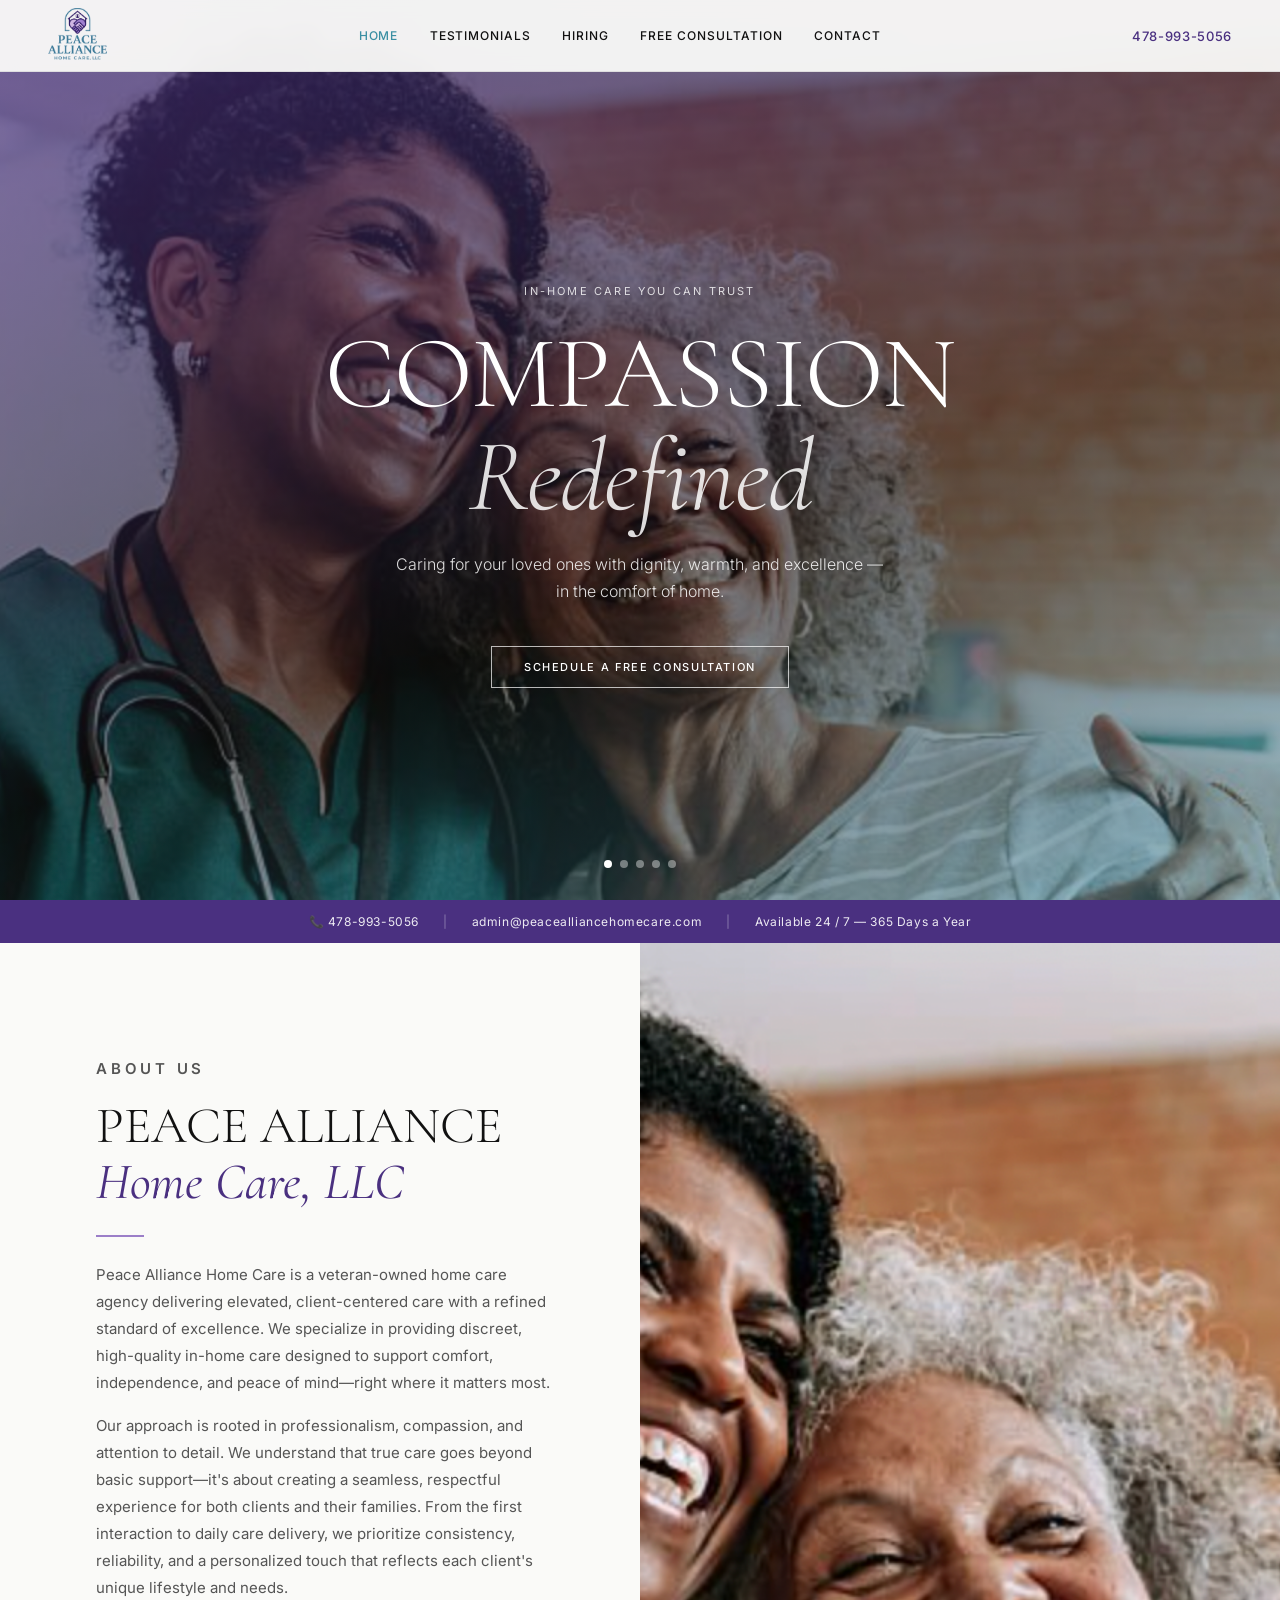
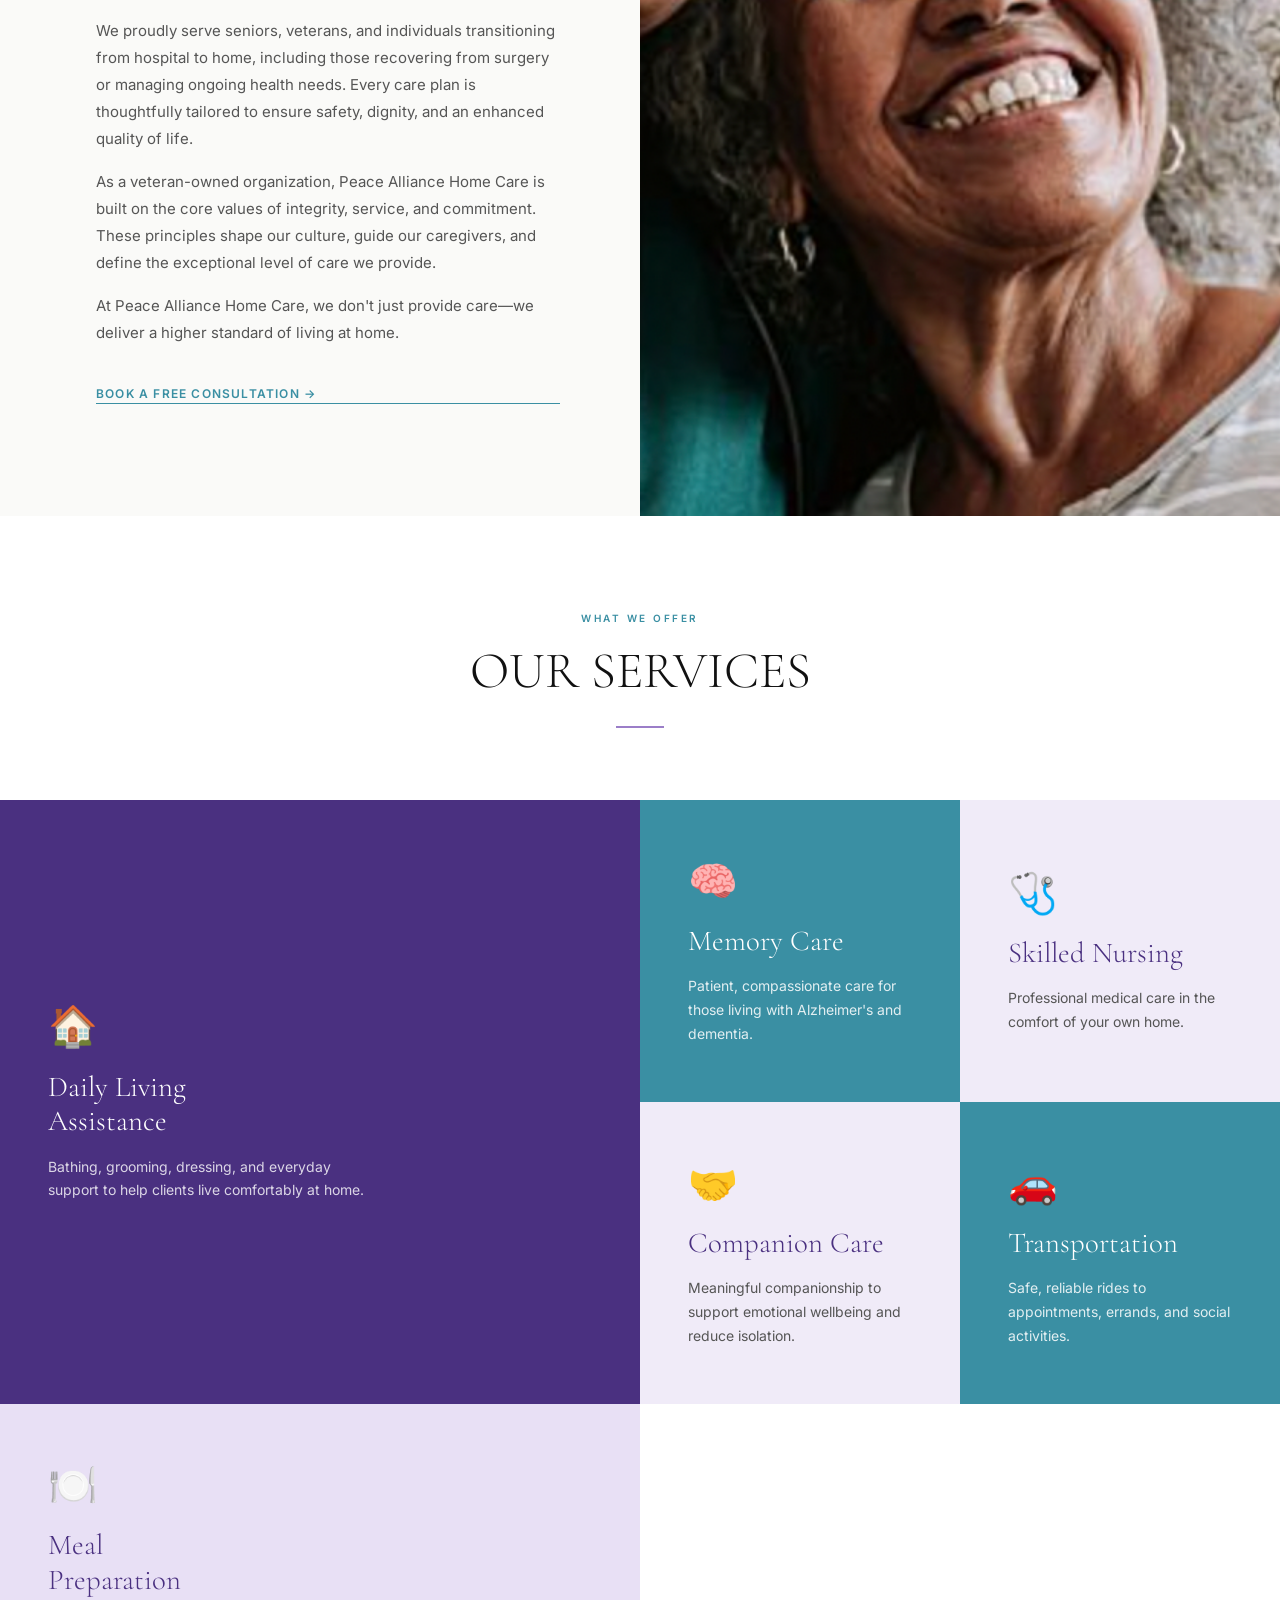
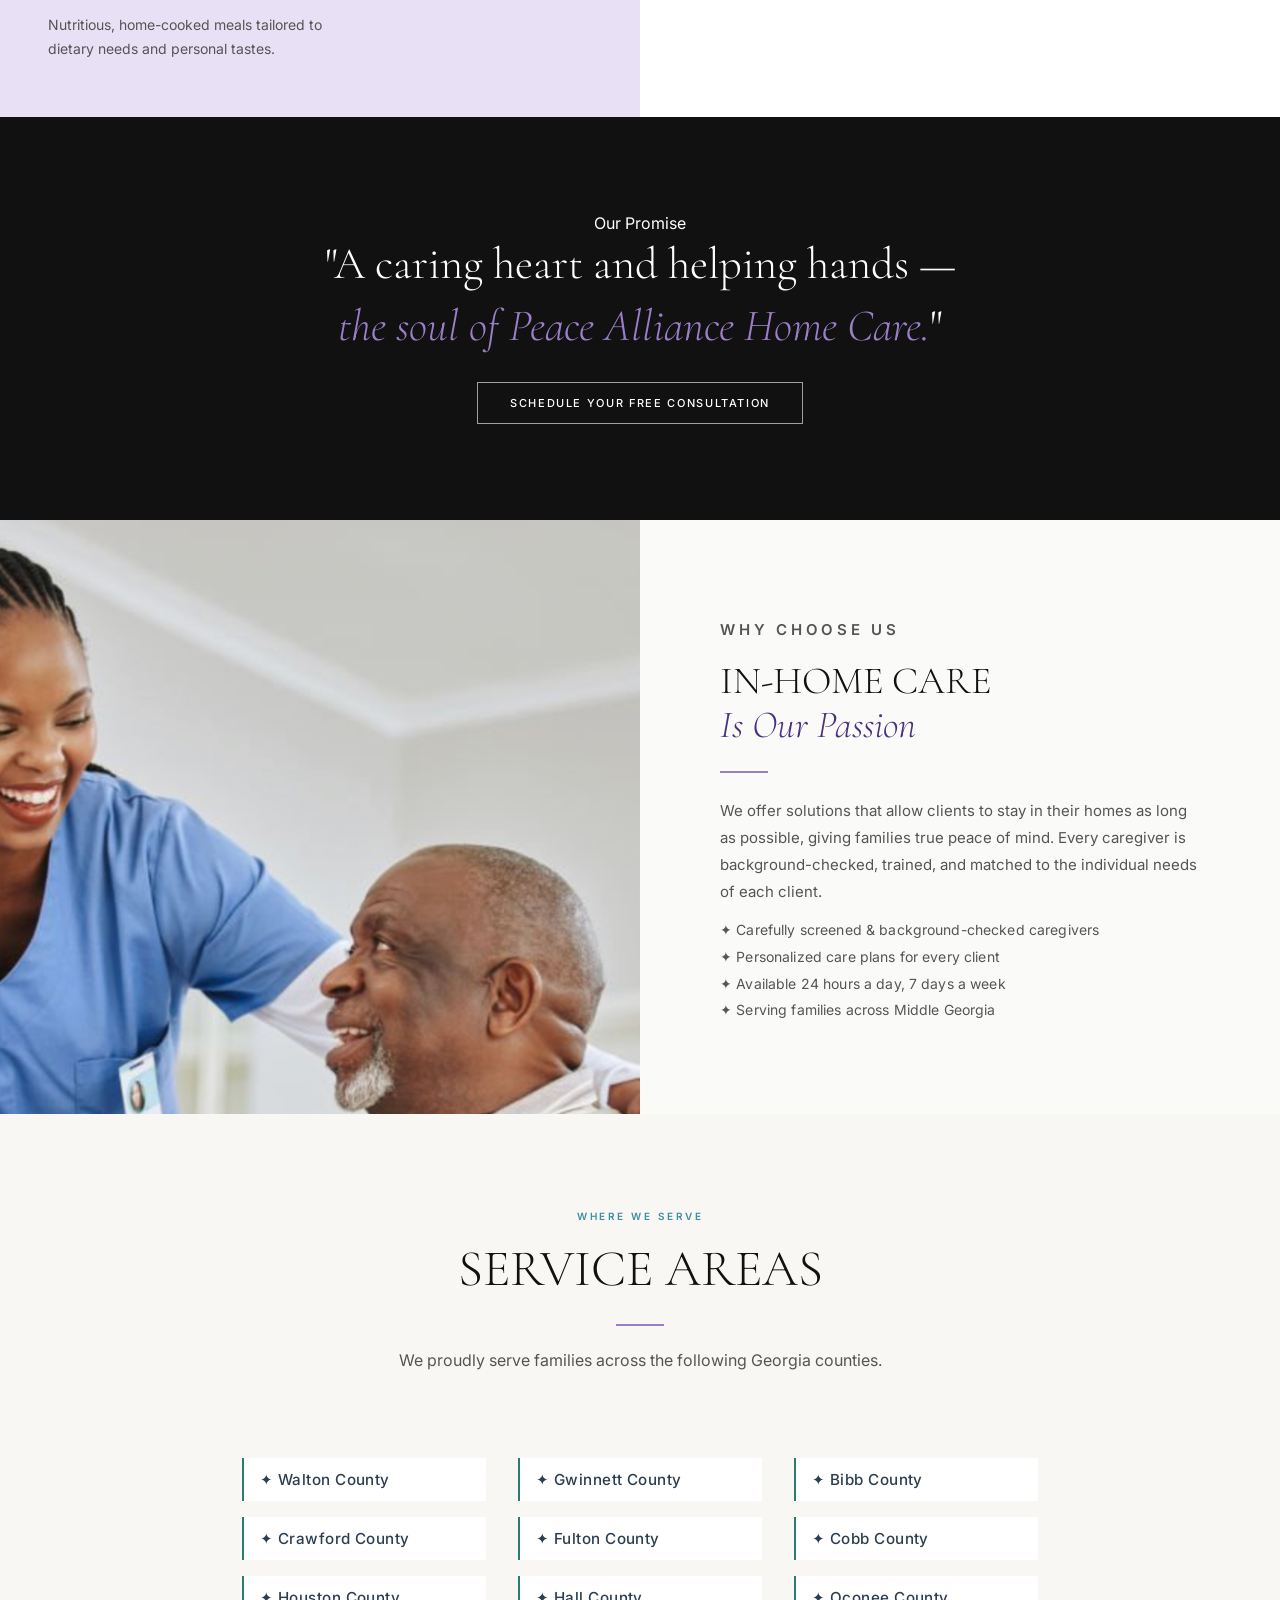
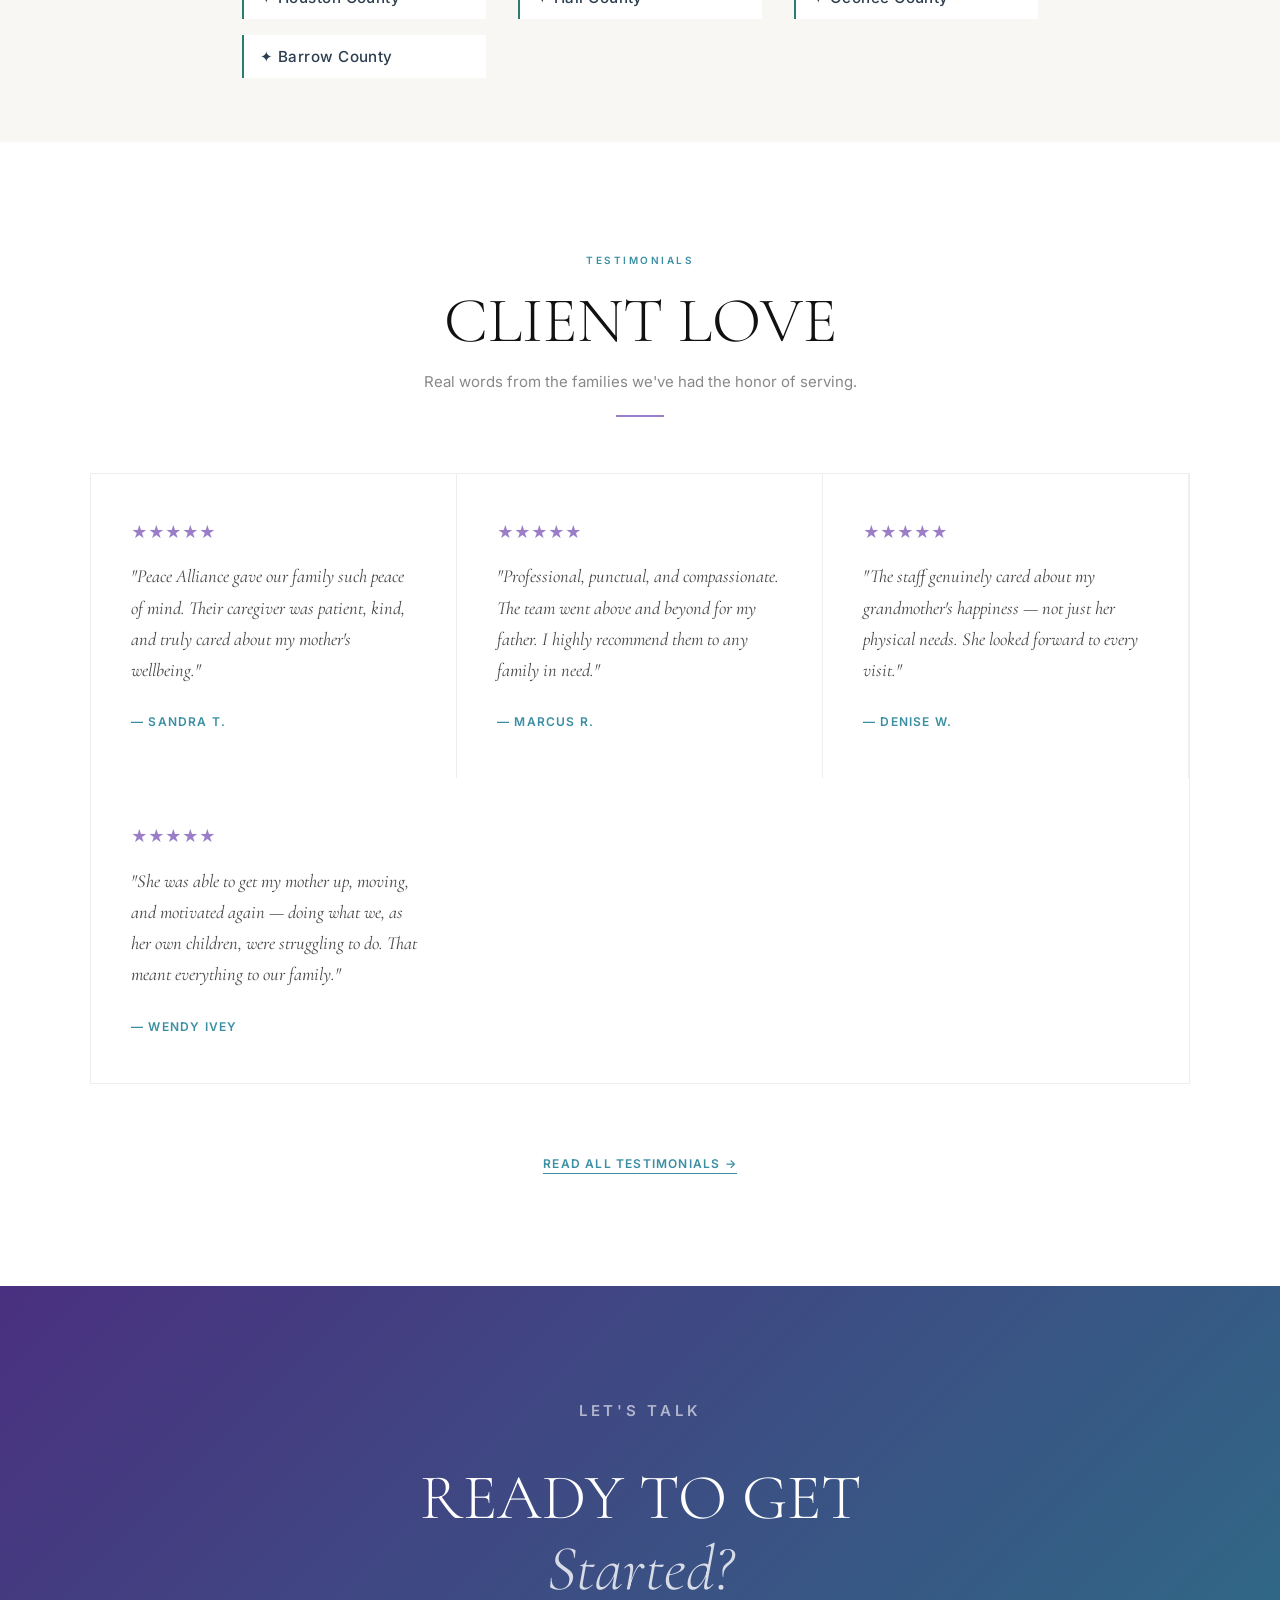
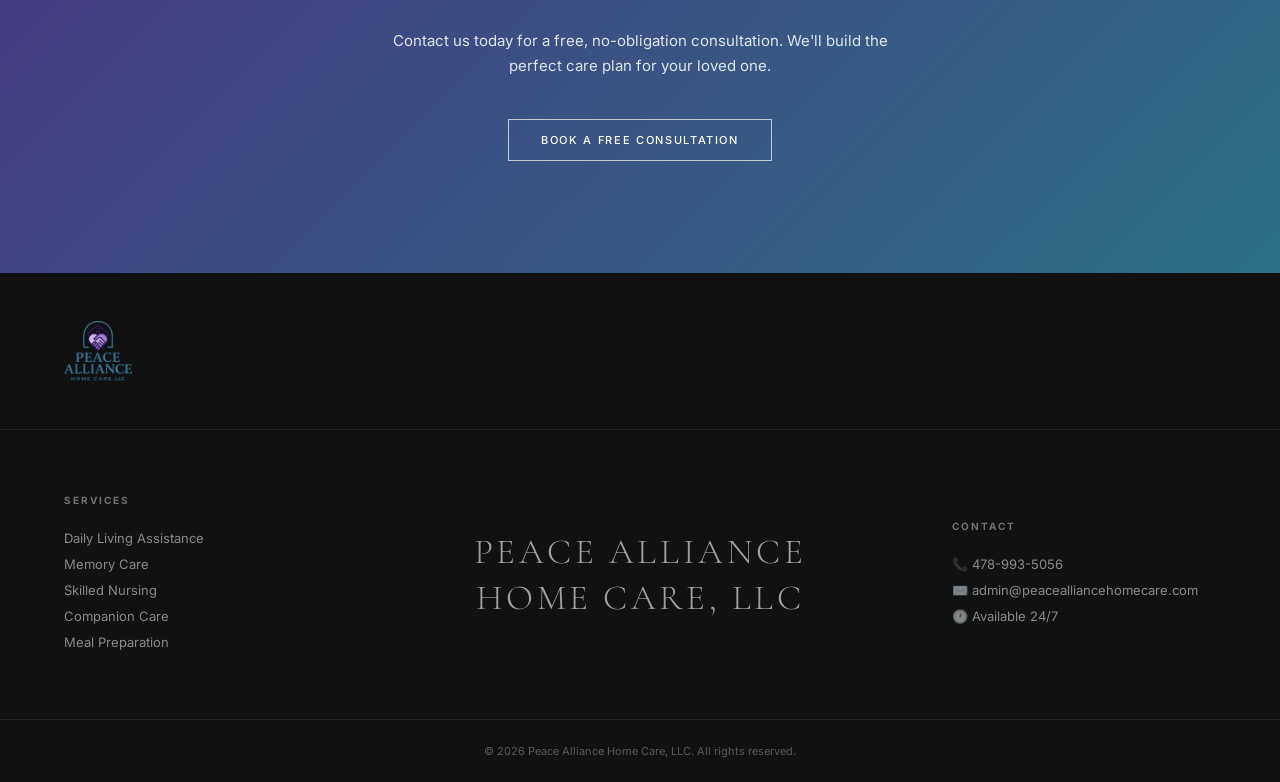
<file: index.html>
<!DOCTYPE html>
<html lang="en">
<head>
  <meta charset="UTF-8" />
  <meta name="viewport" content="width=device-width, initial-scale=1.0" />
  <title>Peace Alliance Home Care, LLC</title>
  <link rel="stylesheet" href="v2.css" />
  <link href="https://fonts.googleapis.com/css2?family=Cormorant+Garamond:ital,wght@0,300;0,400;0,600;1,300;1,400&family=Inter:wght@300;400;500;600&display=swap" rel="stylesheet" />
</head>
<body>

  <!-- NAV -->
  <nav class="nav">
    <div class="nav-logo">
      <img src="logo.png" alt="Peace Alliance Home Care" />
    </div>
    <div class="nav-links" id="nav-links">
      <a href="#" data-page="home">Home</a>
      <a href="#" data-page="testimonials">Testimonials</a>
      <a href="#" data-page="hiring">Hiring</a>
      <a href="#" data-page="consultation">Free Consultation</a>
      <a href="#" data-page="contact">Contact</a>
    </div>
    <div class="nav-right">
      <span class="nav-contact">478-993-5056</span>
      <button class="hamburger" id="hamburger" aria-label="Menu">
        <span></span><span></span><span></span>
      </button>
    </div>
  </nav>

  <!-- MOBILE MENU -->
  <div class="mobile-menu" id="mobile-menu">
    <a href="#" data-page="home">Home</a>
    <a href="#" data-page="testimonials">Testimonials</a>
    <a href="#" data-page="hiring">Hiring</a>
    <a href="#" data-page="consultation">Free Consultation</a>
    <a href="#" data-page="contact">Contact</a>
    <div class="mobile-contact">
      <p>📞 478-993-5056</p>
      <p>✉️ admin@peacealliancehomecare.com</p>
    </div>
  </div>

  <!-- ═══════ HOME ═══════ -->
  <main id="page-home" class="page active">

    <!-- HERO SLIDESHOW -->
    <section class="hero-v2">
      <div class="hero-slides">
        <div class="hero-slide active" style="background-image:url('hero3.png')"></div>
        <div class="hero-slide" style="background-image:url('hero4.png')"></div>
        <div class="hero-slide" style="background-image:url('hero5.png')"></div>
        <div class="hero-slide" style="background-image:url('hero1.jpg')"></div>
        <div class="hero-slide" style="background-image:url('hero2.jpg')"></div>
      </div>
      <div class="hero-overlay-v2"></div>
      <div class="hero-text">
        <p class="hero-label">In-Home Care You Can Trust</p>
        <h1>COMPASSION<br/><em>Redefined</em></h1>
        <p class="hero-sub">Caring for your loved ones with dignity, warmth, and excellence — in the comfort of home.</p>
        <a href="#" class="btn-ghost" data-page="consultation">Schedule a Free Consultation</a>
      </div>
      <div class="hero-dots">
        <span class="dot active" data-slide="0"></span>
        <span class="dot" data-slide="1"></span>
        <span class="dot" data-slide="2"></span>
        <span class="dot" data-slide="3"></span>
        <span class="dot" data-slide="4"></span>
      </div>
    </section>

    <!-- INTRO LINE -->
    <section class="intro-line">
      <div class="line-inner">
        <span>📞 478-993-5056</span>
        <span class="divider">|</span>
        <span>admin@peacealliancehomecare.com</span>
        <span class="divider">|</span>
        <span>Available 24 / 7 — 365 Days a Year</span>
      </div>
    </section>

    <!-- ABOUT -->
    <section class="about-v2">
      <div class="about-text-col">
        <p class="section-label">About Us</p>
        <h2>PEACE ALLIANCE<br/><em>Home Care, LLC</em></h2>
        <div class="rule"></div>
        <p>Peace Alliance Home Care is a veteran-owned home care agency delivering elevated, client-centered care with a refined standard of excellence. We specialize in providing discreet, high-quality in-home care designed to support comfort, independence, and peace of mind—right where it matters most.</p>
        <p>Our approach is rooted in professionalism, compassion, and attention to detail. We understand that true care goes beyond basic support—it's about creating a seamless, respectful experience for both clients and their families. From the first interaction to daily care delivery, we prioritize consistency, reliability, and a personalized touch that reflects each client's unique lifestyle and needs.</p>
        <p>We proudly serve seniors, veterans, and individuals transitioning from hospital to home, including those recovering from surgery or managing ongoing health needs. Every care plan is thoughtfully tailored to ensure safety, dignity, and an enhanced quality of life.</p>
        <p>As a veteran-owned organization, Peace Alliance Home Care is built on the core values of integrity, service, and commitment. These principles shape our culture, guide our caregivers, and define the exceptional level of care we provide.</p>
        <p>At Peace Alliance Home Care, we don't just provide care—we deliver a higher standard of living at home.</p>
        <a href="#" class="btn-text" data-page="consultation">Book a Free Consultation →</a>
      </div>
      <div class="about-img-col">
        <img src="hero3.png" alt="Compassionate care" />
      </div>
    </section>

    <!-- SERVICES GRID -->
    <section class="services-v2">
      <div class="services-header">
        <p class="section-label">What We Offer</p>
        <h2>OUR SERVICES</h2>
        <div class="rule centered"></div>
      </div>
      <div class="services-mosaic">
        <div class="mosaic-item big dark">
          <div class="mosaic-content">
            <span class="mosaic-icon">🏠</span>
            <h3>Daily Living<br/>Assistance</h3>
            <p>Bathing, grooming, dressing, and everyday support to help clients live comfortably at home.</p>
          </div>
        </div>
        <div class="mosaic-item teal">
          <div class="mosaic-content">
            <span class="mosaic-icon">🧠</span>
            <h3>Memory Care</h3>
            <p>Patient, compassionate care for those living with Alzheimer's and dementia.</p>
          </div>
        </div>
        <div class="mosaic-item light">
          <div class="mosaic-content">
            <span class="mosaic-icon">🩺</span>
            <h3>Skilled Nursing</h3>
            <p>Professional medical care in the comfort of your own home.</p>
          </div>
        </div>
        <div class="mosaic-item light">
          <div class="mosaic-content">
            <span class="mosaic-icon">🤝</span>
            <h3>Companion Care</h3>
            <p>Meaningful companionship to support emotional wellbeing and reduce isolation.</p>
          </div>
        </div>
        <div class="mosaic-item teal">
          <div class="mosaic-content">
            <span class="mosaic-icon">🚗</span>
            <h3>Transportation</h3>
            <p>Safe, reliable rides to appointments, errands, and social activities.</p>
          </div>
        </div>
        <div class="mosaic-item big light-purple">
          <div class="mosaic-content">
            <span class="mosaic-icon">🍽️</span>
            <h3>Meal<br/>Preparation</h3>
            <p>Nutritious, home-cooked meals tailored to dietary needs and personal tastes.</p>
          </div>
        </div>
      </div>
    </section>

    <!-- QUOTE BAND -->
    <section class="quote-band">
      <div class="quote-inner">
        <p class="quote-label">Our Promise</p>
        <blockquote>"A caring heart and helping hands —<br/><em>the soul of Peace Alliance Home Care.</em>"</blockquote>
        <a href="#" class="btn-ghost-dark" data-page="consultation">Schedule Your Free Consultation</a>
      </div>
    </section>

    <!-- SPLIT — IMAGE LEFT -->
    <section class="split-v2 img-left">
      <div class="split-img">
        <img src="hero4.png" alt="Caregiver and client" />
      </div>
      <div class="split-txt">
        <p class="section-label">Why Choose Us</p>
        <h2>IN-HOME CARE<br/><em>Is Our Passion</em></h2>
        <div class="rule"></div>
        <p>We offer solutions that allow clients to stay in their homes as long as possible, giving families true peace of mind. Every caregiver is background-checked, trained, and matched to the individual needs of each client.</p>
        <ul class="check-list-v2">
          <li>✦ Carefully screened & background-checked caregivers</li>
          <li>✦ Personalized care plans for every client</li>
          <li>✦ Available 24 hours a day, 7 days a week</li>
          <li>✦ Serving families across Middle Georgia</li>
        </ul>
      </div>
    </section>

    <!-- SERVICE AREAS -->
    <section class="services-v2" style="background:#f9f7f4;">
      <div class="services-header">
        <p class="section-label">Where We Serve</p>
        <h2>SERVICE AREAS</h2>
        <div class="rule centered"></div>
        <p style="max-width:560px; margin:0 auto 2.5rem; color:#555; font-size:1rem;">We proudly serve families across the following Georgia counties.</p>
      </div>
      <div class="county-grid">
        <div class="county-item">✦ Walton County</div>
        <div class="county-item">✦ Gwinnett County</div>
        <div class="county-item">✦ Bibb County</div>
        <div class="county-item">✦ Crawford County</div>
        <div class="county-item">✦ Fulton County</div>
        <div class="county-item">✦ Cobb County</div>
        <div class="county-item">✦ Houston County</div>
        <div class="county-item">✦ Hall County</div>
        <div class="county-item">✦ Oconee County</div>
        <div class="county-item">✦ Barrow County</div>
      </div>
    </section>

    <!-- CLIENT LOVE -->
    <section class="client-love">
      <div class="cl-header">
        <p class="section-label">Testimonials</p>
        <h2>CLIENT LOVE</h2>
        <p class="cl-sub">Real words from the families we've had the honor of serving.</p>
        <div class="rule centered"></div>
      </div>
      <div class="cl-grid">
        <div class="cl-item">
          <p class="cl-stars">★★★★★</p>
          <p class="cl-quote">"Peace Alliance gave our family such peace of mind. Their caregiver was patient, kind, and truly cared about my mother's wellbeing."</p>
          <span class="cl-name">— Sandra T.</span>
        </div>
        <div class="cl-item">
          <p class="cl-stars">★★★★★</p>
          <p class="cl-quote">"Professional, punctual, and compassionate. The team went above and beyond for my father. I highly recommend them to any family in need."</p>
          <span class="cl-name">— Marcus R.</span>
        </div>
        <div class="cl-item">
          <p class="cl-stars">★★★★★</p>
          <p class="cl-quote">"The staff genuinely cared about my grandmother's happiness — not just her physical needs. She looked forward to every visit."</p>
          <span class="cl-name">— Denise W.</span>
        </div>
        <div class="cl-item">
          <p class="cl-stars">★★★★★</p>
          <p class="cl-quote">"She was able to get my mother up, moving, and motivated again — doing what we, as her own children, were struggling to do. That meant everything to our family."</p>
          <span class="cl-name">— Wendy Ivey</span>
        </div>
      </div>
      <div style="text-align:center; margin-top:3rem;">
        <a href="#" class="btn-text" data-page="testimonials">Read All Testimonials →</a>
      </div>
    </section>

    <!-- BOTTOM CTA -->
    <section class="cta-v2">
      <div class="cta-inner">
        <p class="section-label" style="color:rgba(255,255,255,0.7)">Let's Talk</p>
        <h2>READY TO GET<br/><em>Started?</em></h2>
        <p>Contact us today for a free, no-obligation consultation. We'll build the perfect care plan for your loved one.</p>
        <a href="#" class="btn-ghost" data-page="consultation">Book a Free Consultation</a>
      </div>
    </section>

  </main>

  <!-- ═══════ TESTIMONIALS ═══════ -->
  <main id="page-testimonials" class="page">
    <section class="page-hero-v2">
      <p class="section-label" style="color:rgba(255,255,255,0.7)">Our Clients</p>
      <h1>CLIENT LOVE</h1>
      <p>Real stories from families we've had the honor of serving.</p>
    </section>
    <section class="container-v2">
      <div class="t-grid-v2">
        <div class="t-item-v2">
          <p class="cl-stars">★★★★★</p>
          <p class="cl-quote">"From the very first call, Peace Alliance made us feel heard and supported. Our mom was treated with such dignity and respect every single day."</p>
          <span class="cl-name">— Sandra T., Atlanta, GA</span>
        </div>
        <div class="t-item-v2">
          <p class="cl-stars">★★★★★</p>
          <p class="cl-quote">"I was nervous about in-home care for my father, but Peace Alliance made the transition seamless. Professional, compassionate, and always on time."</p>
          <span class="cl-name">— Marcus R., Macon, GA</span>
        </div>
        <div class="t-item-v2">
          <p class="cl-stars">★★★★★</p>
          <p class="cl-quote">"The staff genuinely cared about my grandmother's happiness — not just her physical needs. She actually looked forward to her caregiver's visits."</p>
          <span class="cl-name">— Denise W., Warner Robins, GA</span>
        </div>
        <div class="t-item-v2">
          <p class="cl-stars">★★★★★</p>
          <p class="cl-quote">"Peace Alliance stepped in during a really difficult time. They were flexible, understanding, and incredibly professional. True angels in this field."</p>
          <span class="cl-name">— James & Patricia H., Milledgeville, GA</span>
        </div>
        <div class="t-item-v2">
          <p class="cl-stars">★★★★★</p>
          <p class="cl-quote">"Outstanding service from start to finish. They matched us with a caregiver who was a perfect fit for my uncle's personality and needs."</p>
          <span class="cl-name">— Tanya M., Byron, GA</span>
        </div>
        <div class="t-item-v2">
          <p class="cl-stars">★★★★★</p>
          <p class="cl-quote">"I've used other agencies before and Peace Alliance is in a league of their own. The attention to detail, the follow-up, the care — it's second to none."</p>
          <span class="cl-name">— Robert K., Perry, GA</span>
        </div>
        <div class="t-item-v2">
          <p class="cl-stars">★★★★★</p>
          <p class="cl-quote">"I had the pleasure of working with Peace Alliance Home Care during a very challenging time for my family. My 81-year-old mother, who has Alzheimer's, was having difficulty with mobility and had become unable to walk. She showed exceptional care, patience, and professionalism from the very beginning. She assisted with my mother's daily needs, including bathing, but what truly stood out was her ability to do what we, as her own children, were struggling to do. She was able to get my mother up, moving, and motivated again, which meant everything to our family."</p>
          <span class="cl-name">— Wendy Ivey</span>
        </div>
      </div>
      <div style="text-align:center; margin-top:4rem; padding-bottom:5rem;">
        <a href="#" class="btn-primary-v2" data-page="consultation">Book a Free Consultation</a>
      </div>
    </section>
  </main>

  <!-- ═══════ HIRING ═══════ -->
  <main id="page-hiring" class="page">
    <section class="page-hero-v2">
      <p class="section-label" style="color:rgba(255,255,255,0.7)">Careers</p>
      <h1>JOIN OUR TEAM</h1>
      <p>Make a difference every day. Build a career with purpose.</p>
    </section>
    <section class="container-v2">
      <div class="hiring-intro-v2">
        <p class="section-label">Why Work With Us</p>
        <h2>WORK WITH<br/><em>Heart & Purpose</em></h2>
        <div class="rule"></div>
        <p class="hiring-lead">We're looking for compassionate, dedicated caregivers who want to make a real difference. At Peace Alliance, you're not just an employee — you're a valued member of a family.</p>
        <div class="perks-v2">
          <div class="perk-v2"><span>💰</span><h4>Competitive Pay</h4><p>Wages that reflect the important work you do.</p></div>
          <div class="perk-v2"><span>📅</span><h4>Flexible Scheduling</h4><p>Full-time, part-time & weekend shifts available.</p></div>
          <div class="perk-v2"><span>📚</span><h4>Training & Growth</h4><p>Ongoing professional development opportunities.</p></div>
          <div class="perk-v2"><span>🤝</span><h4>Supportive Team</h4><p>Management that listens, supports, and values you.</p></div>
        </div>
      </div>
      <div class="rule centered" style="margin:3rem auto;"></div>
      <p class="section-label" style="text-align:center;">Open Positions</p>
      <h2 style="text-align:center; font-family:'Cormorant Garamond',serif; font-size:2.2rem; margin-bottom:2.5rem;">CURRENT OPENINGS</h2>
      <div class="jobs-v2">
        <div class="job-v2">
          <div class="job-header-v2">
            <h3>Certified Nursing Assistant (CNA)</h3>
            <div class="job-tags-v2"><span>Full-Time</span><span>Part-Time</span><span>Middle Georgia</span></div>
          </div>
          <p>Support clients with daily living activities, personal care, and companionship under nursing supervision.</p>
          <a href="#" class="btn-text" data-page="contact">Apply Now →</a>
        </div>
        <div class="job-v2">
          <div class="job-header-v2">
            <h3>Personal Care Aide (PCA)</h3>
            <div class="job-tags-v2"><span>Full-Time</span><span>Part-Time</span><span>Middle Georgia</span></div>
          </div>
          <p>Assist clients with grooming, bathing, meal prep, light housekeeping, and transportation.</p>
          <a href="#" class="btn-text" data-page="contact">Apply Now →</a>
        </div>
        <div class="job-v2">
          <div class="job-header-v2">
            <h3>Companion Caregiver</h3>
            <div class="job-tags-v2"><span>Flexible Hours</span><span>Middle Georgia</span></div>
          </div>
          <p>Provide meaningful companionship and light assistance to clients living alone or with family.</p>
          <a href="#" class="btn-text" data-page="contact">Apply Now →</a>
        </div>
      </div>
      <div class="hiring-note-v2">
        Don't see your role? We're always looking for great people — <a href="mailto:admin@peacealliancehomecare.com">admin@peacealliancehomecare.com</a>
      </div>
    </section>
  </main>

  <!-- ═══════ CONSULTATION ═══════ -->
  <main id="page-consultation" class="page">
    <section class="page-hero-v2">
      <p class="section-label" style="color:rgba(255,255,255,0.7)">No Obligation</p>
      <h1>FREE CONSULTATION</h1>
      <p>Let's talk about how we can support your loved one.</p>
    </section>
    <section class="container-v2 consult-v2">
      <div class="consult-left">
        <p class="section-label">What to Expect</p>
        <h2>WE LISTEN<br/><em>First</em></h2>
        <div class="rule"></div>
        <p>Our free consultation is a no-pressure conversation where we listen to your family's needs and walk you through how Peace Alliance can help.</p>
        <ul class="check-list-v2" style="margin-top:1.5rem;">
          <li>✦ Discuss your loved one's care needs</li>
          <li>✦ Review available services & scheduling</li>
          <li>✦ Learn about costs & insurance options</li>
          <li>✦ Get matched with the right caregiver</li>
          <li>✦ Ask any questions you have</li>
        </ul>
        <div class="contact-callout-v2">
          <p>📞 <strong>478-993-5056</strong></p>
          <p>✉️ <strong>admin@peacealliancehomecare.com</strong></p>
          <p>🕐 Available 24/7</p>
        </div>
      </div>
      <div class="form-v2">
        <h3>Schedule Your Consultation</h3>
        <form onsubmit="submitForm(event,'consultation')">
          <div class="form-row-v2">
            <div class="fg"><label>Your Name *</label><input type="text" name="name" placeholder="Jane Smith" required /></div>
            <div class="fg"><label>Phone *</label><input type="tel" name="phone" placeholder="(478) 000-0000" required /></div>
          </div>
          <div class="fg"><label>Email *</label><input type="email" name="email" placeholder="you@email.com" required /></div>
          <div class="fg"><label>Who needs care?</label>
            <select name="who"><option>Parent</option><option>Spouse / Partner</option><option>Grandparent</option><option>Myself</option><option>Other</option></select>
          </div>
          <div class="fg"><label>Type of care needed</label>
            <select name="care"><option>Daily Living Assistance</option><option>Memory / Dementia Care</option><option>Companion Care</option><option>Skilled Nursing</option><option>Post-Surgery Recovery</option><option>Not Sure Yet</option></select>
          </div>
          <div class="fg"><label>Best time to reach you</label>
            <select name="time"><option>Morning (8am–12pm)</option><option>Afternoon (12pm–5pm)</option><option>Evening (5pm–8pm)</option><option>Anytime</option></select>
          </div>
          <div class="fg"><label>Additional Notes</label><textarea name="notes" rows="4" placeholder="Tell us about your loved one's situation…"></textarea></div>
          <button type="submit" class="btn-primary-v2 full">Request My Free Consultation</button>
        </form>
      </div>
    </section>
  </main>

  <!-- ═══════ CONTACT ═══════ -->
  <main id="page-contact" class="page">
    <section class="page-hero-v2">
      <p class="section-label" style="color:rgba(255,255,255,0.7)">Reach Out</p>
      <h1>CONTACT US</h1>
      <p>We're here for your family — anytime, any day.</p>
    </section>
    <section class="container-v2 contact-v2">
      <div class="contact-left-v2">
        <p class="section-label">Get In Touch</p>
        <h2>WE'RE HERE<br/><em>For You</em></h2>
        <div class="rule"></div>
        <div class="cb"><span>📞</span><div><strong>Phone</strong><p>478-993-5056</p></div></div>
        <div class="cb"><span>✉️</span><div><strong>Email</strong><p>admin@peacealliancehomecare.com</p></div></div>
        <div class="cb"><span>🕐</span><div><strong>Hours</strong><p>Available 24 / 7<br/>365 days a year</p></div></div>
        <div class="cb"><span>📍</span><div><strong>Service Area</strong><p>Middle Georgia & surrounding communities</p></div></div>
      </div>
      <div class="form-v2">
        <h3>Send Us a Message</h3>
        <form onsubmit="submitForm(event,'contact')">
          <div class="form-row-v2">
            <div class="fg"><label>Name *</label><input type="text" name="name" placeholder="Your full name" required /></div>
            <div class="fg"><label>Phone</label><input type="tel" name="phone" placeholder="(478) 000-0000" /></div>
          </div>
          <div class="fg"><label>Email *</label><input type="email" name="email" placeholder="you@email.com" required /></div>
          <div class="fg"><label>Subject</label>
            <select name="subject"><option>General Inquiry</option><option>Care Services</option><option>Employment / Careers</option><option>Insurance & Billing</option><option>Schedule a Visit</option></select>
          </div>
          <div class="fg"><label>Message *</label><textarea name="message" rows="5" placeholder="How can we help you?" required></textarea></div>
          <button type="submit" class="btn-primary-v2 full">Send Message</button>
        </form>
      </div>
    </section>
  </main>

  <!-- TOAST -->
  <div id="toast" class="toast"></div>

  <!-- FOOTER -->
  <footer class="footer-v2">
    <div class="footer-top-v2">
      <img src="logo.png" alt="Peace Alliance Home Care" />
    </div>
    <div class="footer-mid-v2">
      <div class="fm-col">
        <h4>Services</h4>
        <p>Daily Living Assistance</p>
        <p>Memory Care</p>
        <p>Skilled Nursing</p>
        <p>Companion Care</p>
        <p>Meal Preparation</p>
      </div>
      <div class="fm-col large-name">
        <h1>PEACE ALLIANCE<br/>HOME CARE, LLC</h1>
      </div>
      <div class="fm-col">
        <h4>Contact</h4>
        <p>📞 478-993-5056</p>
        <p>✉️ admin@peacealliancehomecare.com</p>
        <p>🕐 Available 24/7</p>
      </div>
    </div>
    <div class="footer-bottom-v2">
      <p>© 2026 Peace Alliance Home Care, LLC. All rights reserved.</p>
    </div>
  </footer>

  <script src="v2.js"></script>
</body>
</html>
</file>
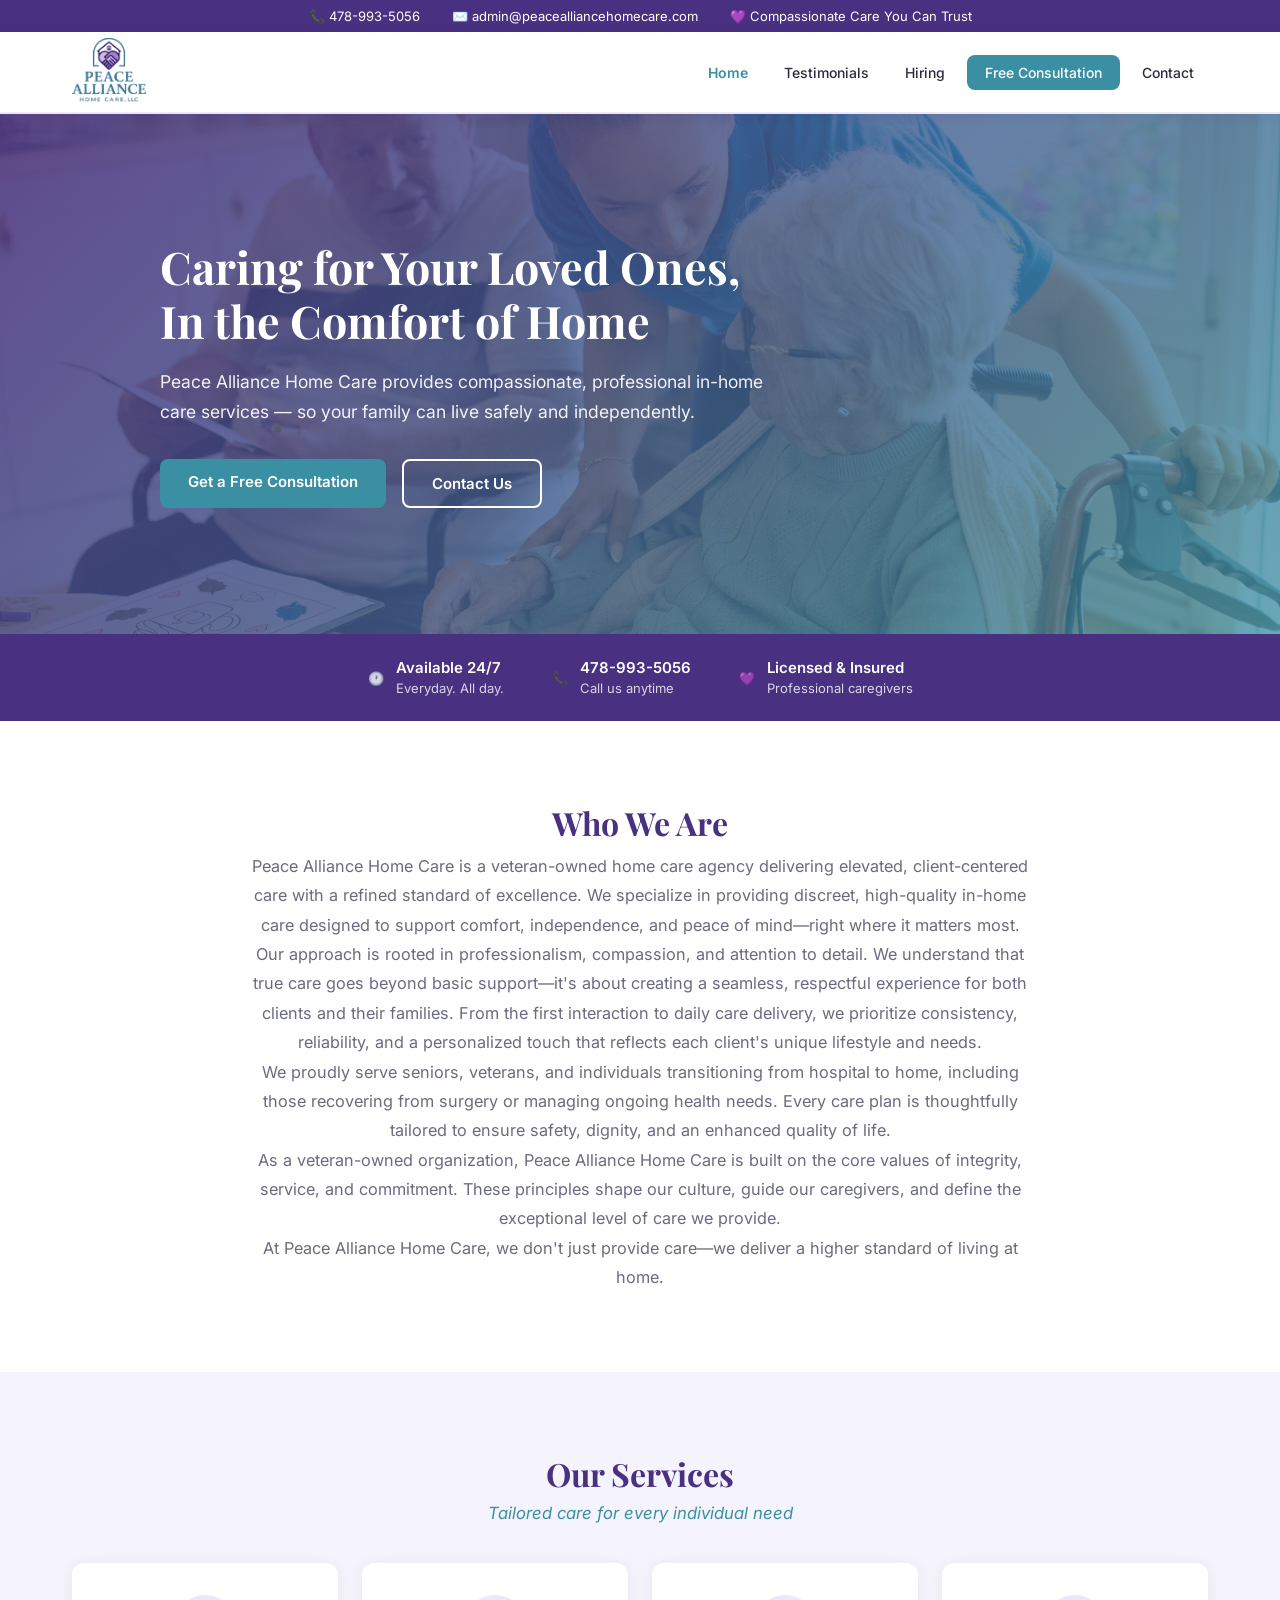
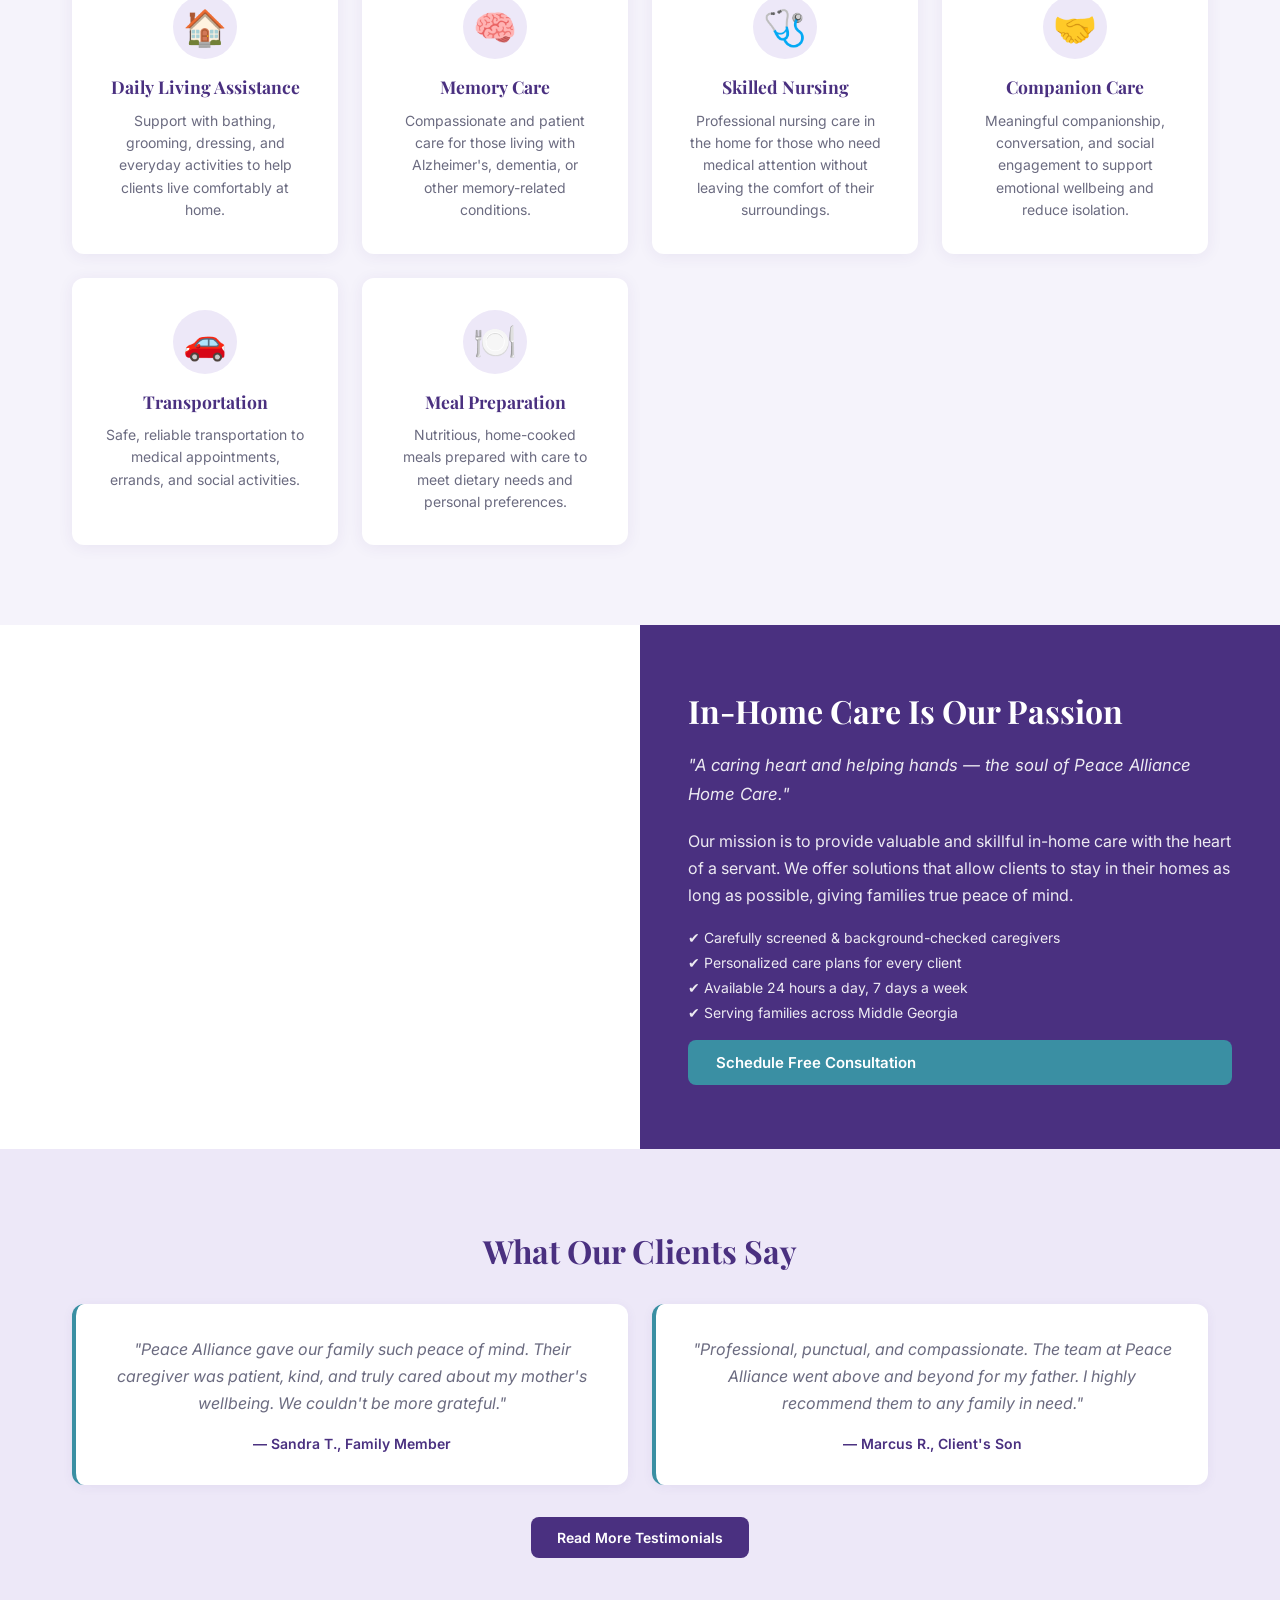
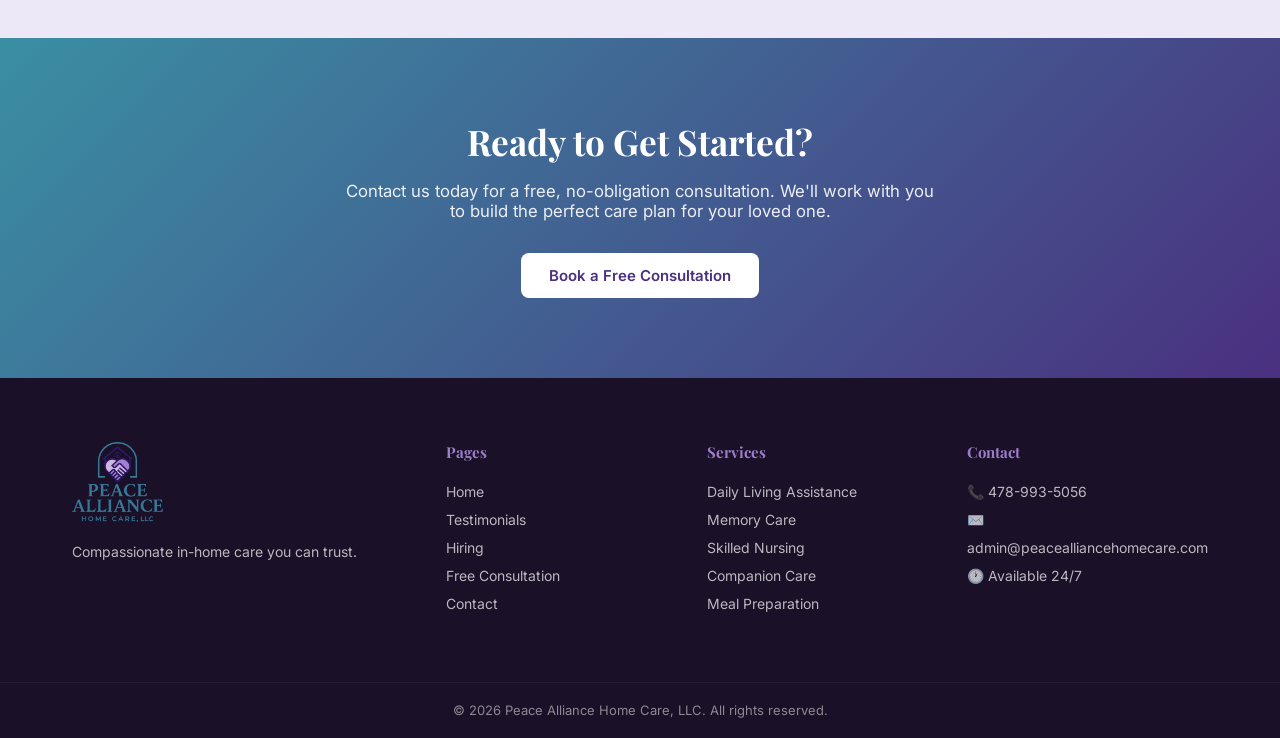
<file: v1.html>
<!DOCTYPE html>
<html lang="en">
<head>
  <meta charset="UTF-8" />
  <meta name="viewport" content="width=device-width, initial-scale=1.0" />
  <title>Peace Alliance Home Care, LLC</title>
  <link rel="stylesheet" href="style.css" />
  <link href="https://fonts.googleapis.com/css2?family=Playfair+Display:wght@400;600;700&family=Inter:wght@300;400;500;600&display=swap" rel="stylesheet" />
</head>
<body>

  <!-- TOP BAR -->
  <div class="topbar">
    <div class="topbar-inner">
      <span>📞 478-993-5056</span>
      <span>✉️ admin@peacealliancehomecare.com</span>
      <span>💜 Compassionate Care You Can Trust</span>
    </div>
  </div>

  <!-- HEADER / NAV -->
  <header>
    <div class="header-inner">
      <div class="logo-wrap">
        <img src="logo.png" alt="Peace Alliance Home Care Logo" />
      </div>
      <nav>
        <a href="#" class="nav-link active" data-page="home">Home</a>
        <a href="#" class="nav-link" data-page="testimonials">Testimonials</a>
        <a href="#" class="nav-link" data-page="hiring">Hiring</a>
        <a href="#" class="nav-link cta-nav" data-page="consultation">Free Consultation</a>
        <a href="#" class="nav-link" data-page="contact">Contact</a>
      </nav>
    </div>
  </header>

  <!-- ═══════════════ HOME PAGE ═══════════════ -->
  <main id="page-home" class="page active">

    <!-- HERO SLIDESHOW -->
    <section class="hero">
      <div class="hero-slides">
        <div class="hero-slide active" style="background-image: url('hero1.jpg')"></div>
        <div class="hero-slide" style="background-image: url('hero2.jpg')"></div>
      </div>
      <div class="hero-overlay"></div>
      <div class="hero-content">
        <h1>Caring for Your Loved Ones,<br/>In the Comfort of Home</h1>
        <p>Peace Alliance Home Care provides compassionate, professional in-home care services — so your family can live safely and independently.</p>
        <div class="hero-btns">
          <a href="#" class="btn-primary" data-page="consultation">Get a Free Consultation</a>
          <a href="#" class="btn-outline" data-page="contact">Contact Us</a>
        </div>
      </div>
    </section>

    <!-- TRUST BAR -->
    <section class="trust-bar">
      <div class="trust-item">
        <span class="trust-icon">🕐</span>
        <div>
          <strong>Available 24/7</strong>
          <span>Everyday. All day.</span>
        </div>
      </div>
      <div class="trust-item">
        <span class="trust-icon">📞</span>
        <div>
          <strong>478-993-5056</strong>
          <span>Call us anytime</span>
        </div>
      </div>
      <div class="trust-item">
        <span class="trust-icon">💜</span>
        <div>
          <strong>Licensed & Insured</strong>
          <span>Professional caregivers</span>
        </div>
      </div>
    </section>

    <!-- ABOUT -->
    <section class="about-section">
      <div class="container">
        <h2>Who We Are</h2>
        <p class="about-text">Peace Alliance Home Care is a veteran-owned home care agency delivering elevated, client-centered care with a refined standard of excellence. We specialize in providing discreet, high-quality in-home care designed to support comfort, independence, and peace of mind—right where it matters most.</p>
        <p class="about-text">Our approach is rooted in professionalism, compassion, and attention to detail. We understand that true care goes beyond basic support—it's about creating a seamless, respectful experience for both clients and their families. From the first interaction to daily care delivery, we prioritize consistency, reliability, and a personalized touch that reflects each client's unique lifestyle and needs.</p>
        <p class="about-text">We proudly serve seniors, veterans, and individuals transitioning from hospital to home, including those recovering from surgery or managing ongoing health needs. Every care plan is thoughtfully tailored to ensure safety, dignity, and an enhanced quality of life.</p>
        <p class="about-text">As a veteran-owned organization, Peace Alliance Home Care is built on the core values of integrity, service, and commitment. These principles shape our culture, guide our caregivers, and define the exceptional level of care we provide.</p>
        <p class="about-text">At Peace Alliance Home Care, we don't just provide care—we deliver a higher standard of living at home.</p>
      </div>
    </section>

    <!-- SERVICES -->
    <section class="services-section">
      <div class="container">
        <h2>Our Services</h2>
        <p class="subtitle">Tailored care for every individual need</p>
        <div class="services-grid">
          <div class="service-card">
            <div class="service-icon">🏠</div>
            <h3>Daily Living Assistance</h3>
            <p>Support with bathing, grooming, dressing, and everyday activities to help clients live comfortably at home.</p>
          </div>
          <div class="service-card">
            <div class="service-icon">🧠</div>
            <h3>Memory Care</h3>
            <p>Compassionate and patient care for those living with Alzheimer's, dementia, or other memory-related conditions.</p>
          </div>
          <div class="service-card">
            <div class="service-icon">🩺</div>
            <h3>Skilled Nursing</h3>
            <p>Professional nursing care in the home for those who need medical attention without leaving the comfort of their surroundings.</p>
          </div>
          <div class="service-card">
            <div class="service-icon">🤝</div>
            <h3>Companion Care</h3>
            <p>Meaningful companionship, conversation, and social engagement to support emotional wellbeing and reduce isolation.</p>
          </div>
          <div class="service-card">
            <div class="service-icon">🚗</div>
            <h3>Transportation</h3>
            <p>Safe, reliable transportation to medical appointments, errands, and social activities.</p>
          </div>
          <div class="service-card">
            <div class="service-icon">🍽️</div>
            <h3>Meal Preparation</h3>
            <p>Nutritious, home-cooked meals prepared with care to meet dietary needs and personal preferences.</p>
          </div>
        </div>
      </div>
    </section>

    <!-- SPLIT SECTION -->
    <section class="split-section">
      <div class="split-image"></div>
      <div class="split-content">
        <h2>In-Home Care Is Our Passion</h2>
        <p class="italic-tagline">"A caring heart and helping hands — the soul of Peace Alliance Home Care."</p>
        <p>Our mission is to provide valuable and skillful in-home care with the heart of a servant. We offer solutions that allow clients to stay in their homes as long as possible, giving families true peace of mind.</p>
        <ul class="check-list">
          <li>✔ Carefully screened & background-checked caregivers</li>
          <li>✔ Personalized care plans for every client</li>
          <li>✔ Available 24 hours a day, 7 days a week</li>
          <li>✔ Serving families across Middle Georgia</li>
        </ul>
        <a href="#" class="btn-primary" data-page="consultation">Schedule Free Consultation</a>
      </div>
    </section>

    <!-- TESTIMONIAL PREVIEW -->
    <section class="testimonial-preview">
      <div class="container">
        <h2>What Our Clients Say</h2>
        <div class="testimonial-cards">
          <div class="t-card">
            <p>"Peace Alliance gave our family such peace of mind. Their caregiver was patient, kind, and truly cared about my mother's wellbeing. We couldn't be more grateful."</p>
            <span>— Sandra T., Family Member</span>
          </div>
          <div class="t-card">
            <p>"Professional, punctual, and compassionate. The team at Peace Alliance went above and beyond for my father. I highly recommend them to any family in need."</p>
            <span>— Marcus R., Client's Son</span>
          </div>
        </div>
        <a href="#" class="btn-secondary" data-page="testimonials">Read More Testimonials</a>
      </div>
    </section>

    <!-- BOTTOM CTA -->
    <section class="cta-section">
      <div class="container">
        <h2>Ready to Get Started?</h2>
        <p>Contact us today for a free, no-obligation consultation. We'll work with you to build the perfect care plan for your loved one.</p>
        <a href="#" class="btn-primary" data-page="consultation">Book a Free Consultation</a>
      </div>
    </section>

  </main>

  <!-- ═══════════════ TESTIMONIALS PAGE ═══════════════ -->
  <main id="page-testimonials" class="page">
    <section class="page-hero">
      <h1>What Our Clients Say</h1>
      <p>Real stories from families we've had the honor of serving.</p>
    </section>
    <section class="container testimonials-page">
      <div class="t-grid">
        <div class="t-card-lg">
          <div class="stars">★★★★★</div>
          <p>"From the very first call, Peace Alliance made us feel heard and supported. Their caregiver became like family to us. Our mom was treated with such dignity and respect every single day."</p>
          <span>— Sandra T., Atlanta, GA</span>
        </div>
        <div class="t-card-lg">
          <div class="stars">★★★★★</div>
          <p>"I was nervous about hiring in-home care for my father, but Peace Alliance made the transition seamless. Professional, compassionate, and always on time. I can't recommend them enough."</p>
          <span>— Marcus R., Macon, GA</span>
        </div>
        <div class="t-card-lg">
          <div class="stars">★★★★★</div>
          <p>"The staff genuinely cared about my grandmother's happiness — not just her physical needs. She actually looked forward to her caregiver's visits. That says everything."</p>
          <span>— Denise W., Warner Robins, GA</span>
        </div>
        <div class="t-card-lg">
          <div class="stars">★★★★★</div>
          <p>"Peace Alliance stepped in during a really difficult time for our family. They were flexible, understanding, and incredibly professional. True angels in this field."</p>
          <span>— James & Patricia H., Milledgeville, GA</span>
        </div>
        <div class="t-card-lg">
          <div class="stars">★★★★★</div>
          <p>"Outstanding service from start to finish. The intake process was smooth and they matched us with a caregiver who was a perfect fit for my uncle's personality and needs."</p>
          <span>— Tanya M., Byron, GA</span>
        </div>
        <div class="t-card-lg">
          <div class="stars">★★★★★</div>
          <p>"I've used other home care agencies before and Peace Alliance is in a league of their own. The attention to detail, the follow-up, the care — it's second to none."</p>
          <span>— Robert K., Perry, GA</span>
        </div>
      </div>
      <div style="text-align:center; margin-top: 3rem;">
        <a href="#" class="btn-primary" data-page="consultation">Book a Free Consultation</a>
      </div>
    </section>
  </main>

  <!-- ═══════════════ HIRING PAGE ═══════════════ -->
  <main id="page-hiring" class="page">
    <section class="page-hero">
      <h1>Join Our Team</h1>
      <p>Make a difference every day. Build a career with purpose.</p>
    </section>
    <section class="container hiring-page">
      <div class="hiring-intro">
        <h2>Why Work at Peace Alliance Home Care?</h2>
        <p>We're looking for compassionate, dedicated caregivers who want to make a real difference in people's lives. At Peace Alliance, you're not just an employee — you're a valued member of a family that cares deeply about its team and clients.</p>
        <div class="perks-grid">
          <div class="perk">
            <span>💰</span>
            <h4>Competitive Pay</h4>
            <p>We offer competitive wages that reflect the important work you do.</p>
          </div>
          <div class="perk">
            <span>📅</span>
            <h4>Flexible Scheduling</h4>
            <p>Full-time, part-time, and weekend shifts available to fit your lifestyle.</p>
          </div>
          <div class="perk">
            <span>📚</span>
            <h4>Training & Growth</h4>
            <p>Ongoing training and professional development opportunities.</p>
          </div>
          <div class="perk">
            <span>🤝</span>
            <h4>Supportive Team</h4>
            <p>A management team that listens, supports, and values you.</p>
          </div>
        </div>
      </div>

      <div class="job-listings">
        <h2>Open Positions</h2>
        <div class="job-card">
          <div class="job-info">
            <h3>Certified Nursing Assistant (CNA)</h3>
            <span class="job-tag">Full-Time / Part-Time</span>
            <span class="job-tag">Middle Georgia</span>
          </div>
          <p>Support clients with daily living activities, personal care, and companionship under the supervision of a registered nurse.</p>
          <a href="#" class="btn-primary" data-page="contact">Apply Now</a>
        </div>
        <div class="job-card">
          <div class="job-info">
            <h3>Personal Care Aide (PCA)</h3>
            <span class="job-tag">Full-Time / Part-Time</span>
            <span class="job-tag">Middle Georgia</span>
          </div>
          <p>Assist clients with grooming, bathing, meal prep, light housekeeping, and transportation to appointments.</p>
          <a href="#" class="btn-primary" data-page="contact">Apply Now</a>
        </div>
        <div class="job-card">
          <div class="job-info">
            <h3>Companion Caregiver</h3>
            <span class="job-tag">Flexible Hours</span>
            <span class="job-tag">Middle Georgia</span>
          </div>
          <p>Provide social engagement, light assistance, and meaningful companionship to clients living alone or with family.</p>
          <a href="#" class="btn-primary" data-page="contact">Apply Now</a>
        </div>
      </div>

      <div class="hiring-cta">
        <p>Don't see your role? We're always looking for great people. Reach out at <a href="mailto:admin@peacealliancehomecare.com">admin@peacealliancehomecare.com</a></p>
      </div>
    </section>
  </main>

  <!-- ═══════════════ FREE CONSULTATION PAGE ═══════════════ -->
  <main id="page-consultation" class="page">
    <section class="page-hero">
      <h1>Free Consultation</h1>
      <p>Let's talk about how we can support your loved one — no obligation, no pressure.</p>
    </section>
    <section class="container consult-page">
      <div class="consult-layout">
        <div class="consult-info">
          <h2>What to Expect</h2>
          <p>Our free consultation is a no-pressure conversation where we listen to your family's needs and walk you through how Peace Alliance can help.</p>
          <ul class="check-list">
            <li>✔ Discuss your loved one's care needs</li>
            <li>✔ Review available services & scheduling</li>
            <li>✔ Learn about costs & insurance options</li>
            <li>✔ Get matched with the right caregiver</li>
            <li>✔ Ask any questions you may have</li>
          </ul>
          <div class="contact-callout">
            <p>📞 <strong>478-993-5056</strong></p>
            <p>✉️ <strong>admin@peacealliancehomecare.com</strong></p>
            <p>🕐 Available 24/7</p>
          </div>
        </div>
        <div class="consult-form">
          <h2>Schedule Your Consultation</h2>
          <form onsubmit="submitForm(event, 'consultation')">
            <div class="form-row">
              <div class="form-group">
                <label>Your Name *</label>
                <input type="text" placeholder="Jane Smith" required />
              </div>
              <div class="form-group">
                <label>Phone Number *</label>
                <input type="tel" placeholder="(478) 000-0000" required />
              </div>
            </div>
            <div class="form-group">
              <label>Email Address *</label>
              <input type="email" placeholder="you@email.com" required />
            </div>
            <div class="form-group">
              <label>Who needs care?</label>
              <select>
                <option>Parent</option>
                <option>Spouse / Partner</option>
                <option>Grandparent</option>
                <option>Myself</option>
                <option>Other</option>
              </select>
            </div>
            <div class="form-group">
              <label>What type of care are you looking for?</label>
              <select>
                <option>Daily Living Assistance</option>
                <option>Memory / Dementia Care</option>
                <option>Companion Care</option>
                <option>Skilled Nursing</option>
                <option>Post-Surgery Recovery</option>
                <option>Not Sure Yet</option>
              </select>
            </div>
            <div class="form-group">
              <label>Best time to reach you</label>
              <select>
                <option>Morning (8am – 12pm)</option>
                <option>Afternoon (12pm – 5pm)</option>
                <option>Evening (5pm – 8pm)</option>
                <option>Anytime</option>
              </select>
            </div>
            <div class="form-group">
              <label>Additional Notes</label>
              <textarea placeholder="Tell us more about your loved one's situation…" rows="4"></textarea>
            </div>
            <button type="submit" class="btn-primary full-width">Request My Free Consultation</button>
          </form>
        </div>
      </div>
    </section>
  </main>

  <!-- ═══════════════ CONTACT PAGE ═══════════════ -->
  <main id="page-contact" class="page">
    <section class="page-hero">
      <h1>Contact Us</h1>
      <p>We're here for your family — reach out anytime.</p>
    </section>
    <section class="container contact-page">
      <div class="contact-layout">
        <div class="contact-info">
          <h2>Get In Touch</h2>
          <div class="contact-block">
            <span class="c-icon">📞</span>
            <div>
              <strong>Phone</strong>
              <p>478-993-5056</p>
            </div>
          </div>
          <div class="contact-block">
            <span class="c-icon">✉️</span>
            <div>
              <strong>Email</strong>
              <p>admin@peacealliancehomecare.com</p>
            </div>
          </div>
          <div class="contact-block">
            <span class="c-icon">🕐</span>
            <div>
              <strong>Hours</strong>
              <p>Available 24 hours a day,<br/>7 days a week, 365 days a year</p>
            </div>
          </div>
          <div class="contact-block">
            <span class="c-icon">📍</span>
            <div>
              <strong>Service Area</strong>
              <p>Middle Georgia &amp; surrounding communities</p>
            </div>
          </div>
        </div>
        <div class="contact-form">
          <h2>Send Us a Message</h2>
          <form onsubmit="submitForm(event, 'contact')">
            <div class="form-row">
              <div class="form-group">
                <label>Name *</label>
                <input type="text" placeholder="Your full name" required />
              </div>
              <div class="form-group">
                <label>Phone</label>
                <input type="tel" placeholder="(478) 000-0000" />
              </div>
            </div>
            <div class="form-group">
              <label>Email *</label>
              <input type="email" placeholder="you@email.com" required />
            </div>
            <div class="form-group">
              <label>Subject</label>
              <select>
                <option>General Inquiry</option>
                <option>Care Services</option>
                <option>Employment / Careers</option>
                <option>Insurance & Billing</option>
                <option>Schedule a Visit</option>
              </select>
            </div>
            <div class="form-group">
              <label>Message *</label>
              <textarea placeholder="How can we help you?" rows="5" required></textarea>
            </div>
            <button type="submit" class="btn-primary full-width">Send Message</button>
          </form>
        </div>
      </div>
    </section>
  </main>

  <!-- SUCCESS TOAST -->
  <div id="toast" class="toast">Message sent! We'll be in touch soon. 💜</div>

  <!-- FOOTER -->
  <footer>
    <div class="footer-inner">
      <div class="footer-col">
        <img src="logo.png" alt="Peace Alliance Home Care" style="height:80px; margin-bottom:12px;" />
        <p>Compassionate in-home care you can trust.</p>
      </div>
      <div class="footer-col">
        <h4>Pages</h4>
        <a href="#" data-page="home">Home</a>
        <a href="#" data-page="testimonials">Testimonials</a>
        <a href="#" data-page="hiring">Hiring</a>
        <a href="#" data-page="consultation">Free Consultation</a>
        <a href="#" data-page="contact">Contact</a>
      </div>
      <div class="footer-col">
        <h4>Services</h4>
        <p>Daily Living Assistance</p>
        <p>Memory Care</p>
        <p>Skilled Nursing</p>
        <p>Companion Care</p>
        <p>Meal Preparation</p>
      </div>
      <div class="footer-col">
        <h4>Contact</h4>
        <p>📞 478-993-5056</p>
        <p>✉️ admin@peacealliancehomecare.com</p>
        <p>🕐 Available 24/7</p>
      </div>
    </div>
    <div class="footer-bottom">
      <p>© 2026 Peace Alliance Home Care, LLC. All rights reserved.</p>
    </div>
  </footer>

  <script src="app.js"></script>
</body>
</html>
</file>
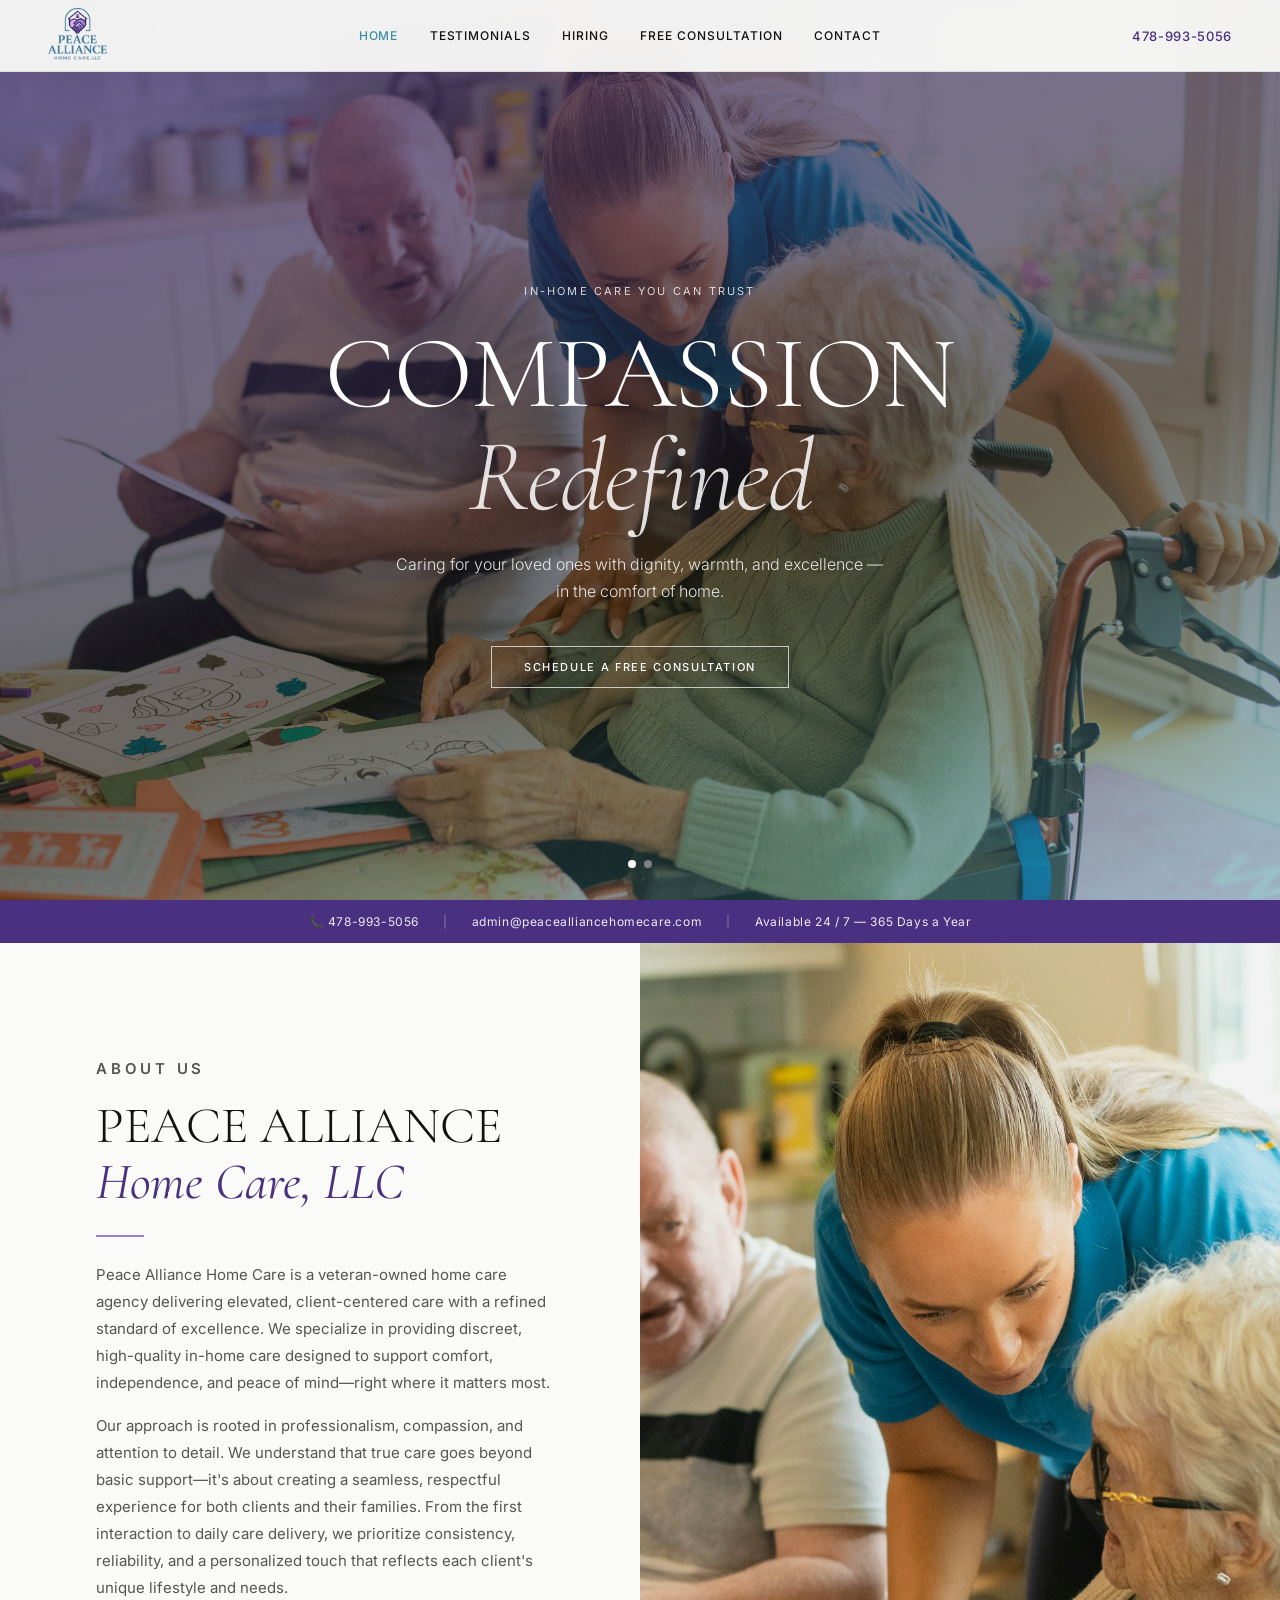
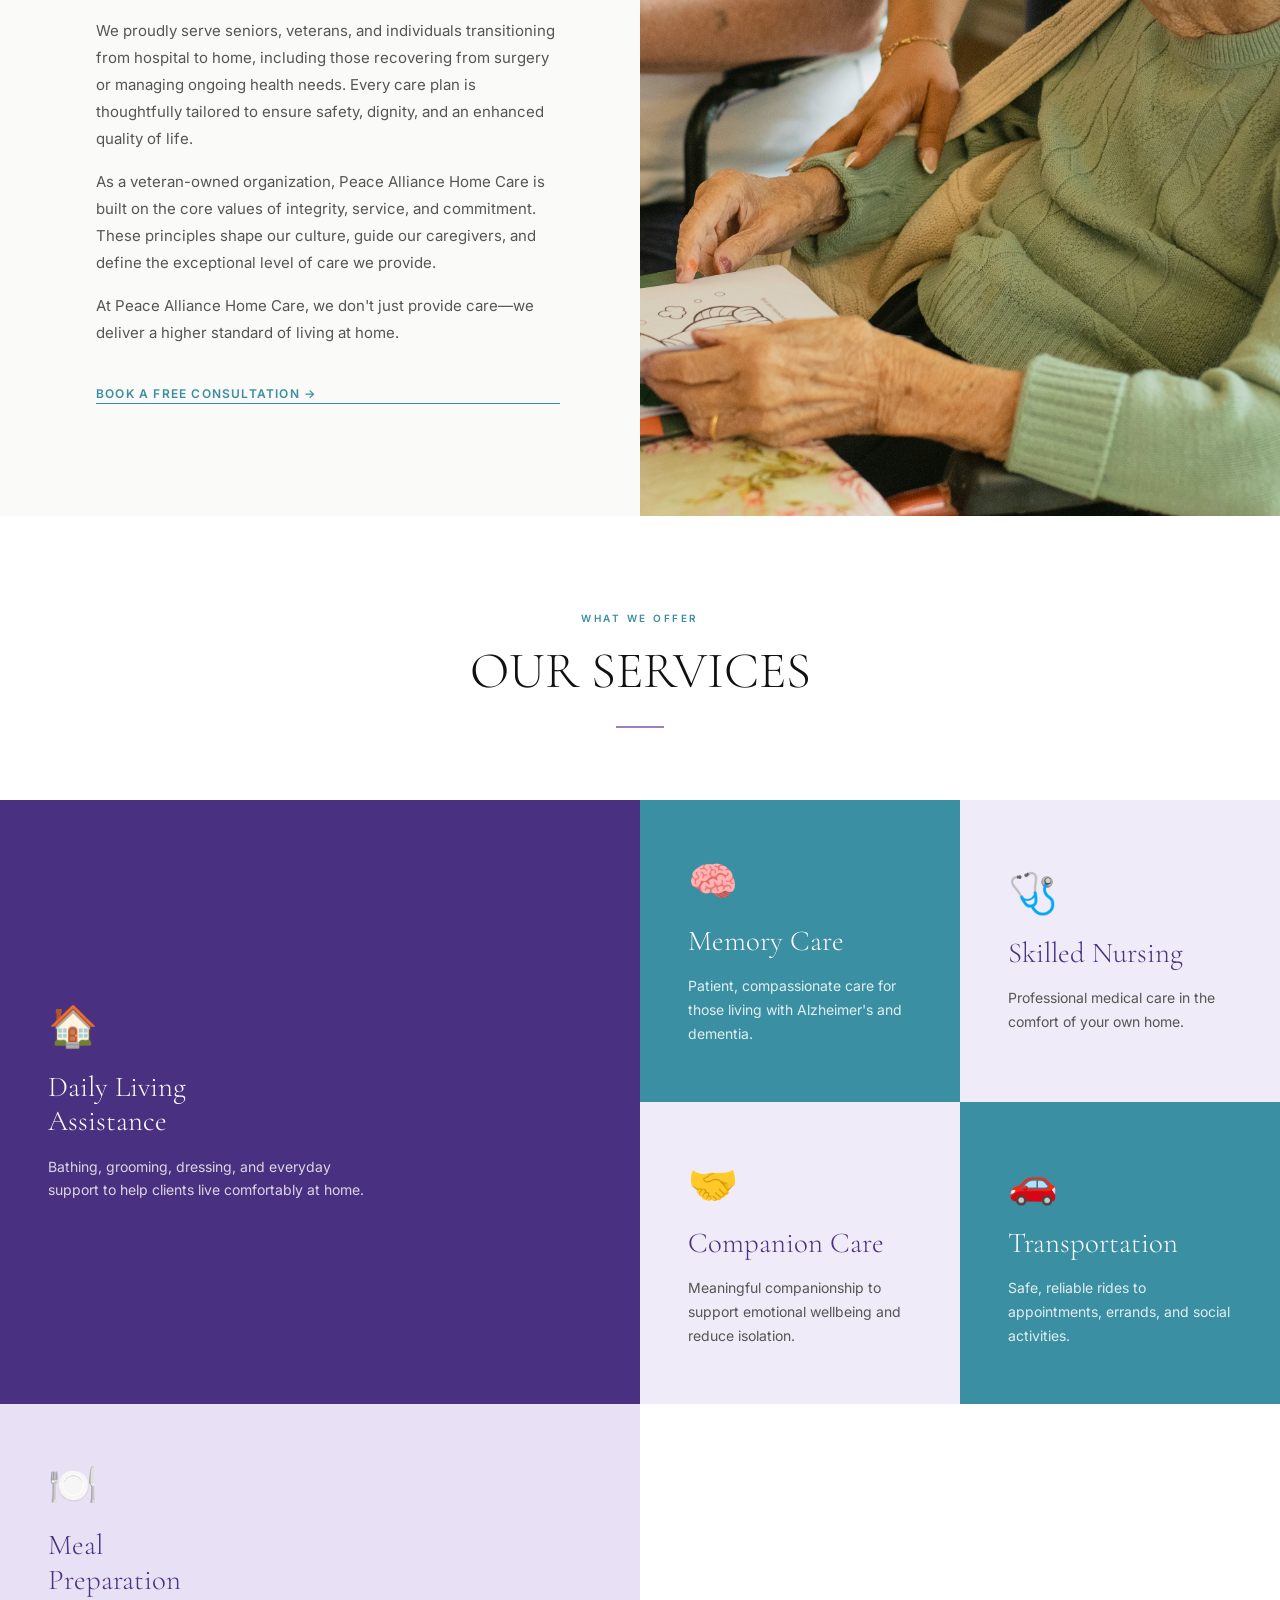
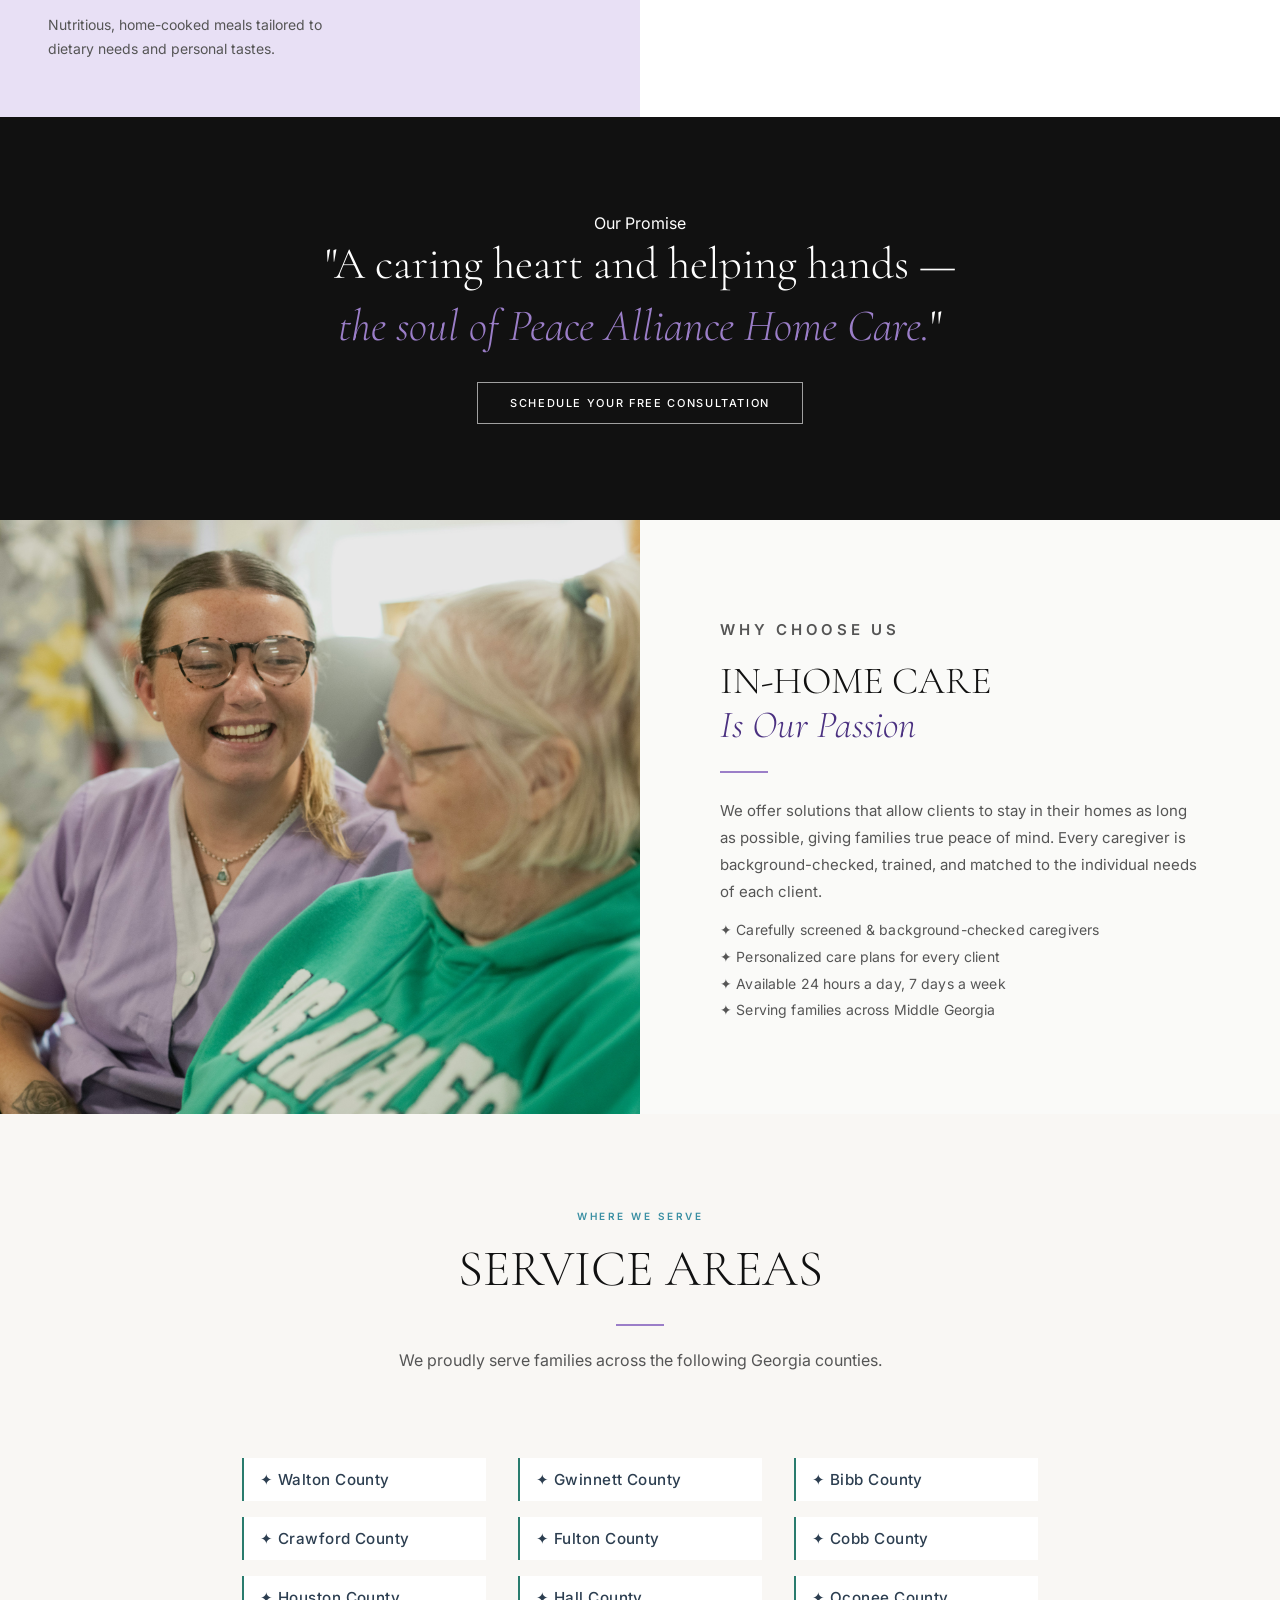
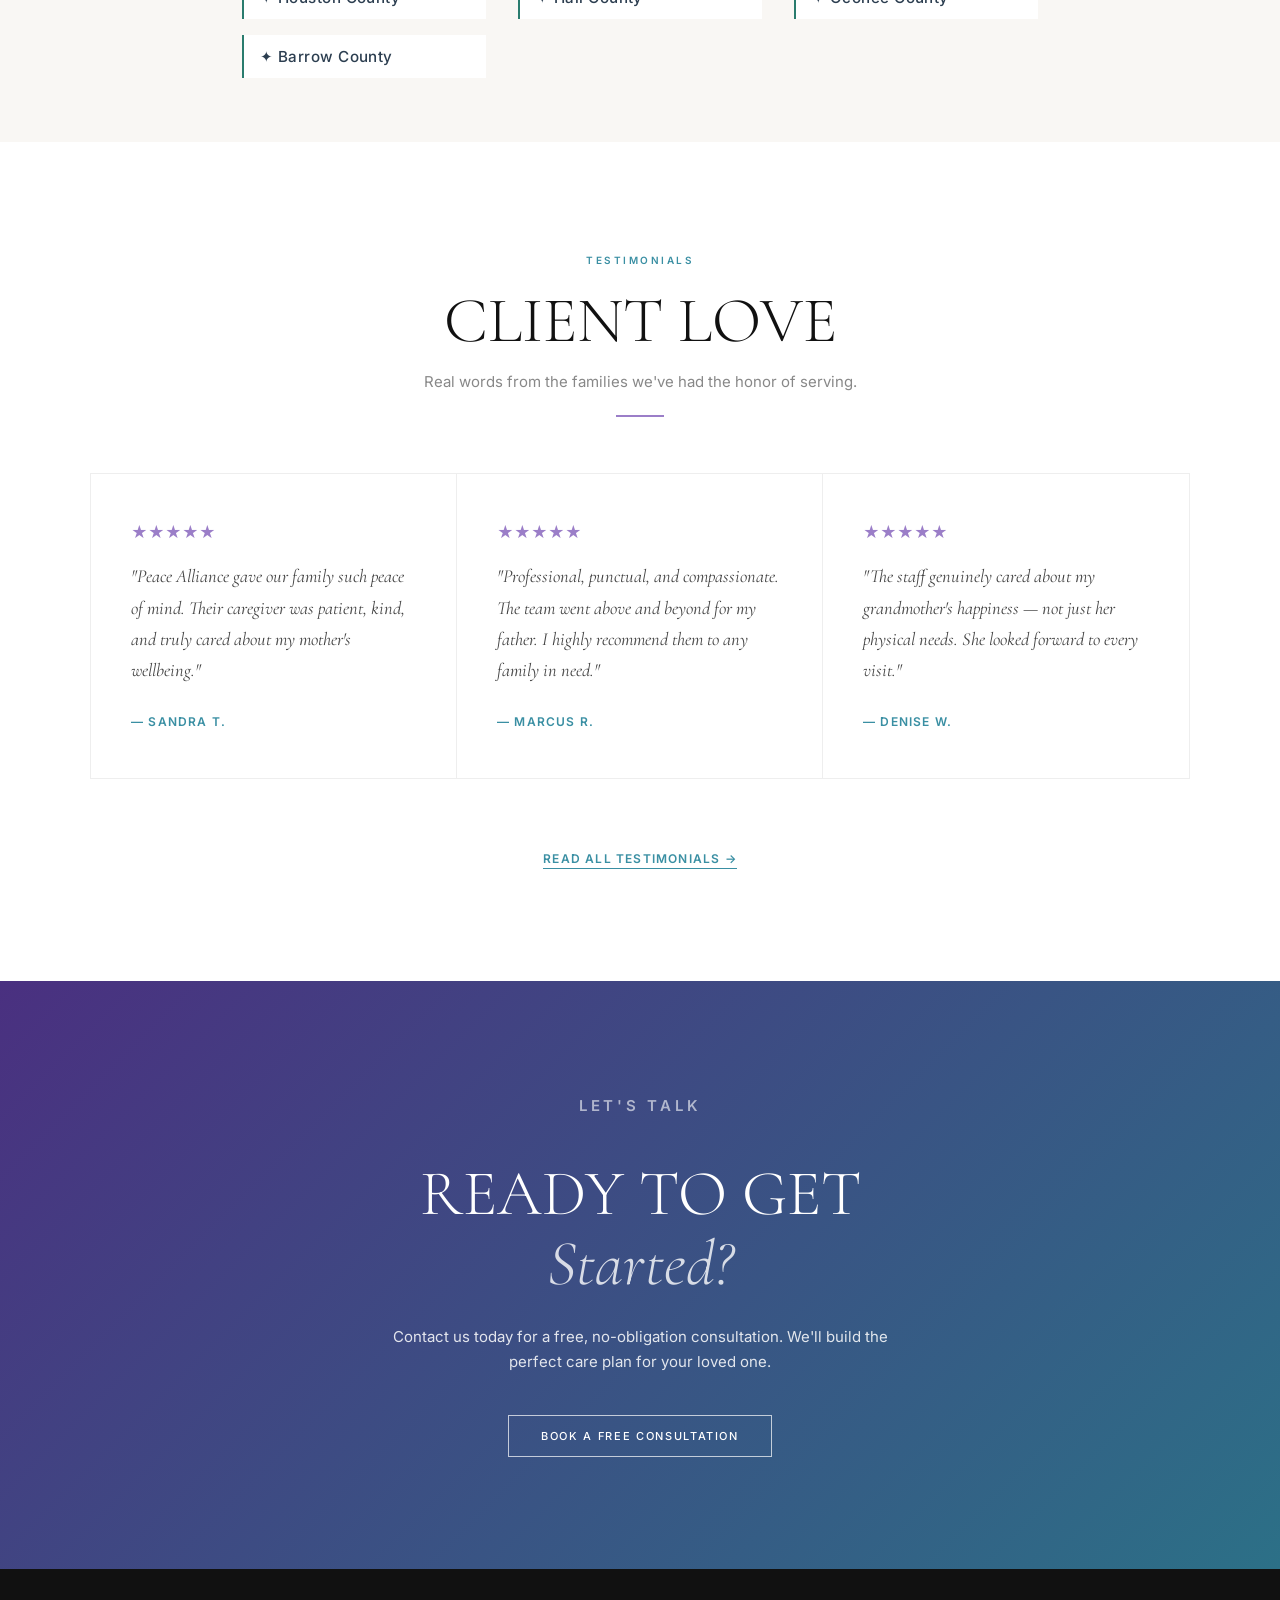
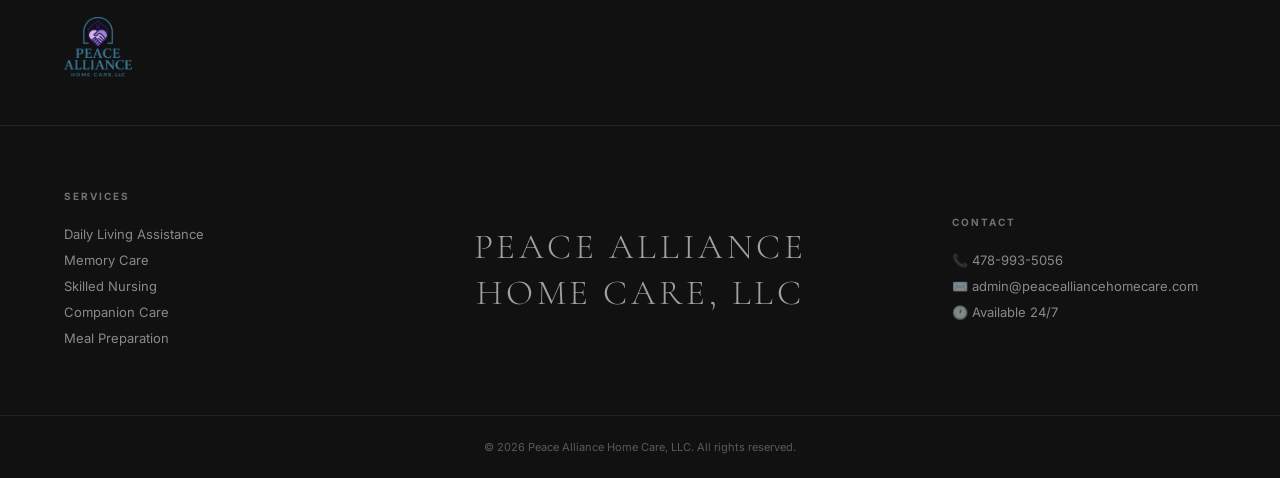
<file: v2.html>
<!DOCTYPE html>
<html lang="en">
<head>
  <meta charset="UTF-8" />
  <meta name="viewport" content="width=device-width, initial-scale=1.0" />
  <title>Peace Alliance Home Care, LLC</title>
  <link rel="stylesheet" href="v2.css" />
  <link href="https://fonts.googleapis.com/css2?family=Cormorant+Garamond:ital,wght@0,300;0,400;0,600;1,300;1,400&family=Inter:wght@300;400;500;600&display=swap" rel="stylesheet" />
</head>
<body>

  <!-- NAV -->
  <nav class="nav">
    <div class="nav-logo">
      <img src="logo.png" alt="Peace Alliance Home Care" />
    </div>
    <div class="nav-links" id="nav-links">
      <a href="#" data-page="home">Home</a>
      <a href="#" data-page="testimonials">Testimonials</a>
      <a href="#" data-page="hiring">Hiring</a>
      <a href="#" data-page="consultation">Free Consultation</a>
      <a href="#" data-page="contact">Contact</a>
    </div>
    <div class="nav-right">
      <span class="nav-contact">478-993-5056</span>
      <button class="hamburger" id="hamburger" aria-label="Menu">
        <span></span><span></span><span></span>
      </button>
    </div>
  </nav>

  <!-- MOBILE MENU -->
  <div class="mobile-menu" id="mobile-menu">
    <a href="#" data-page="home">Home</a>
    <a href="#" data-page="testimonials">Testimonials</a>
    <a href="#" data-page="hiring">Hiring</a>
    <a href="#" data-page="consultation">Free Consultation</a>
    <a href="#" data-page="contact">Contact</a>
    <div class="mobile-contact">
      <p>📞 478-993-5056</p>
      <p>✉️ admin@peacealliancehomecare.com</p>
    </div>
  </div>

  <!-- ═══════ HOME ═══════ -->
  <main id="page-home" class="page active">

    <!-- HERO SLIDESHOW -->
    <section class="hero-v2">
      <div class="hero-slides">
        <div class="hero-slide active" style="background-image:url('hero1.jpg')"></div>
        <div class="hero-slide" style="background-image:url('hero2.jpg')"></div>
      </div>
      <div class="hero-overlay-v2"></div>
      <div class="hero-text">
        <p class="hero-label">In-Home Care You Can Trust</p>
        <h1>COMPASSION<br/><em>Redefined</em></h1>
        <p class="hero-sub">Caring for your loved ones with dignity, warmth, and excellence — in the comfort of home.</p>
        <a href="#" class="btn-ghost" data-page="consultation">Schedule a Free Consultation</a>
      </div>
      <div class="hero-dots">
        <span class="dot active" data-slide="0"></span>
        <span class="dot" data-slide="1"></span>
      </div>
    </section>

    <!-- INTRO LINE -->
    <section class="intro-line">
      <div class="line-inner">
        <span>📞 478-993-5056</span>
        <span class="divider">|</span>
        <span>admin@peacealliancehomecare.com</span>
        <span class="divider">|</span>
        <span>Available 24 / 7 — 365 Days a Year</span>
      </div>
    </section>

    <!-- ABOUT -->
    <section class="about-v2">
      <div class="about-text-col">
        <p class="section-label">About Us</p>
        <h2>PEACE ALLIANCE<br/><em>Home Care, LLC</em></h2>
        <div class="rule"></div>
        <p>Peace Alliance Home Care is a veteran-owned home care agency delivering elevated, client-centered care with a refined standard of excellence. We specialize in providing discreet, high-quality in-home care designed to support comfort, independence, and peace of mind—right where it matters most.</p>
        <p>Our approach is rooted in professionalism, compassion, and attention to detail. We understand that true care goes beyond basic support—it's about creating a seamless, respectful experience for both clients and their families. From the first interaction to daily care delivery, we prioritize consistency, reliability, and a personalized touch that reflects each client's unique lifestyle and needs.</p>
        <p>We proudly serve seniors, veterans, and individuals transitioning from hospital to home, including those recovering from surgery or managing ongoing health needs. Every care plan is thoughtfully tailored to ensure safety, dignity, and an enhanced quality of life.</p>
        <p>As a veteran-owned organization, Peace Alliance Home Care is built on the core values of integrity, service, and commitment. These principles shape our culture, guide our caregivers, and define the exceptional level of care we provide.</p>
        <p>At Peace Alliance Home Care, we don't just provide care—we deliver a higher standard of living at home.</p>
        <a href="#" class="btn-text" data-page="consultation">Book a Free Consultation →</a>
      </div>
      <div class="about-img-col">
        <img src="hero1.jpg" alt="Compassionate care" />
      </div>
    </section>

    <!-- SERVICES GRID -->
    <section class="services-v2">
      <div class="services-header">
        <p class="section-label">What We Offer</p>
        <h2>OUR SERVICES</h2>
        <div class="rule centered"></div>
      </div>
      <div class="services-mosaic">
        <div class="mosaic-item big dark">
          <div class="mosaic-content">
            <span class="mosaic-icon">🏠</span>
            <h3>Daily Living<br/>Assistance</h3>
            <p>Bathing, grooming, dressing, and everyday support to help clients live comfortably at home.</p>
          </div>
        </div>
        <div class="mosaic-item teal">
          <div class="mosaic-content">
            <span class="mosaic-icon">🧠</span>
            <h3>Memory Care</h3>
            <p>Patient, compassionate care for those living with Alzheimer's and dementia.</p>
          </div>
        </div>
        <div class="mosaic-item light">
          <div class="mosaic-content">
            <span class="mosaic-icon">🩺</span>
            <h3>Skilled Nursing</h3>
            <p>Professional medical care in the comfort of your own home.</p>
          </div>
        </div>
        <div class="mosaic-item light">
          <div class="mosaic-content">
            <span class="mosaic-icon">🤝</span>
            <h3>Companion Care</h3>
            <p>Meaningful companionship to support emotional wellbeing and reduce isolation.</p>
          </div>
        </div>
        <div class="mosaic-item teal">
          <div class="mosaic-content">
            <span class="mosaic-icon">🚗</span>
            <h3>Transportation</h3>
            <p>Safe, reliable rides to appointments, errands, and social activities.</p>
          </div>
        </div>
        <div class="mosaic-item big light-purple">
          <div class="mosaic-content">
            <span class="mosaic-icon">🍽️</span>
            <h3>Meal<br/>Preparation</h3>
            <p>Nutritious, home-cooked meals tailored to dietary needs and personal tastes.</p>
          </div>
        </div>
      </div>
    </section>

    <!-- QUOTE BAND -->
    <section class="quote-band">
      <div class="quote-inner">
        <p class="quote-label">Our Promise</p>
        <blockquote>"A caring heart and helping hands —<br/><em>the soul of Peace Alliance Home Care.</em>"</blockquote>
        <a href="#" class="btn-ghost-dark" data-page="consultation">Schedule Your Free Consultation</a>
      </div>
    </section>

    <!-- SPLIT — IMAGE LEFT -->
    <section class="split-v2 img-left">
      <div class="split-img">
        <img src="hero2.jpg" alt="Caregiver and client" />
      </div>
      <div class="split-txt">
        <p class="section-label">Why Choose Us</p>
        <h2>IN-HOME CARE<br/><em>Is Our Passion</em></h2>
        <div class="rule"></div>
        <p>We offer solutions that allow clients to stay in their homes as long as possible, giving families true peace of mind. Every caregiver is background-checked, trained, and matched to the individual needs of each client.</p>
        <ul class="check-list-v2">
          <li>✦ Carefully screened & background-checked caregivers</li>
          <li>✦ Personalized care plans for every client</li>
          <li>✦ Available 24 hours a day, 7 days a week</li>
          <li>✦ Serving families across Middle Georgia</li>
        </ul>
      </div>
    </section>

    <!-- SERVICE AREAS -->
    <section class="services-v2" style="background:#f9f7f4;">
      <div class="services-header">
        <p class="section-label">Where We Serve</p>
        <h2>SERVICE AREAS</h2>
        <div class="rule centered"></div>
        <p style="max-width:560px; margin:0 auto 2.5rem; color:#555; font-size:1rem;">We proudly serve families across the following Georgia counties.</p>
      </div>
      <div class="county-grid">
        <div class="county-item">✦ Walton County</div>
        <div class="county-item">✦ Gwinnett County</div>
        <div class="county-item">✦ Bibb County</div>
        <div class="county-item">✦ Crawford County</div>
        <div class="county-item">✦ Fulton County</div>
        <div class="county-item">✦ Cobb County</div>
        <div class="county-item">✦ Houston County</div>
        <div class="county-item">✦ Hall County</div>
        <div class="county-item">✦ Oconee County</div>
        <div class="county-item">✦ Barrow County</div>
      </div>
    </section>

    <!-- CLIENT LOVE -->
    <section class="client-love">
      <div class="cl-header">
        <p class="section-label">Testimonials</p>
        <h2>CLIENT LOVE</h2>
        <p class="cl-sub">Real words from the families we've had the honor of serving.</p>
        <div class="rule centered"></div>
      </div>
      <div class="cl-grid">
        <div class="cl-item">
          <p class="cl-stars">★★★★★</p>
          <p class="cl-quote">"Peace Alliance gave our family such peace of mind. Their caregiver was patient, kind, and truly cared about my mother's wellbeing."</p>
          <span class="cl-name">— Sandra T.</span>
        </div>
        <div class="cl-item">
          <p class="cl-stars">★★★★★</p>
          <p class="cl-quote">"Professional, punctual, and compassionate. The team went above and beyond for my father. I highly recommend them to any family in need."</p>
          <span class="cl-name">— Marcus R.</span>
        </div>
        <div class="cl-item">
          <p class="cl-stars">★★★★★</p>
          <p class="cl-quote">"The staff genuinely cared about my grandmother's happiness — not just her physical needs. She looked forward to every visit."</p>
          <span class="cl-name">— Denise W.</span>
        </div>
      </div>
      <div style="text-align:center; margin-top:3rem;">
        <a href="#" class="btn-text" data-page="testimonials">Read All Testimonials →</a>
      </div>
    </section>

    <!-- BOTTOM CTA -->
    <section class="cta-v2">
      <div class="cta-inner">
        <p class="section-label" style="color:rgba(255,255,255,0.7)">Let's Talk</p>
        <h2>READY TO GET<br/><em>Started?</em></h2>
        <p>Contact us today for a free, no-obligation consultation. We'll build the perfect care plan for your loved one.</p>
        <a href="#" class="btn-ghost" data-page="consultation">Book a Free Consultation</a>
      </div>
    </section>

  </main>

  <!-- ═══════ TESTIMONIALS ═══════ -->
  <main id="page-testimonials" class="page">
    <section class="page-hero-v2">
      <p class="section-label" style="color:rgba(255,255,255,0.7)">Our Clients</p>
      <h1>CLIENT LOVE</h1>
      <p>Real stories from families we've had the honor of serving.</p>
    </section>
    <section class="container-v2">
      <div class="t-grid-v2">
        <div class="t-item-v2">
          <p class="cl-stars">★★★★★</p>
          <p class="cl-quote">"From the very first call, Peace Alliance made us feel heard and supported. Our mom was treated with such dignity and respect every single day."</p>
          <span class="cl-name">— Sandra T., Atlanta, GA</span>
        </div>
        <div class="t-item-v2">
          <p class="cl-stars">★★★★★</p>
          <p class="cl-quote">"I was nervous about in-home care for my father, but Peace Alliance made the transition seamless. Professional, compassionate, and always on time."</p>
          <span class="cl-name">— Marcus R., Macon, GA</span>
        </div>
        <div class="t-item-v2">
          <p class="cl-stars">★★★★★</p>
          <p class="cl-quote">"The staff genuinely cared about my grandmother's happiness — not just her physical needs. She actually looked forward to her caregiver's visits."</p>
          <span class="cl-name">— Denise W., Warner Robins, GA</span>
        </div>
        <div class="t-item-v2">
          <p class="cl-stars">★★★★★</p>
          <p class="cl-quote">"Peace Alliance stepped in during a really difficult time. They were flexible, understanding, and incredibly professional. True angels in this field."</p>
          <span class="cl-name">— James & Patricia H., Milledgeville, GA</span>
        </div>
        <div class="t-item-v2">
          <p class="cl-stars">★★★★★</p>
          <p class="cl-quote">"Outstanding service from start to finish. They matched us with a caregiver who was a perfect fit for my uncle's personality and needs."</p>
          <span class="cl-name">— Tanya M., Byron, GA</span>
        </div>
        <div class="t-item-v2">
          <p class="cl-stars">★★★★★</p>
          <p class="cl-quote">"I've used other agencies before and Peace Alliance is in a league of their own. The attention to detail, the follow-up, the care — it's second to none."</p>
          <span class="cl-name">— Robert K., Perry, GA</span>
        </div>
      </div>
      <div style="text-align:center; margin-top:4rem; padding-bottom:5rem;">
        <a href="#" class="btn-primary-v2" data-page="consultation">Book a Free Consultation</a>
      </div>
    </section>
  </main>

  <!-- ═══════ HIRING ═══════ -->
  <main id="page-hiring" class="page">
    <section class="page-hero-v2">
      <p class="section-label" style="color:rgba(255,255,255,0.7)">Careers</p>
      <h1>JOIN OUR TEAM</h1>
      <p>Make a difference every day. Build a career with purpose.</p>
    </section>
    <section class="container-v2">
      <div class="hiring-intro-v2">
        <p class="section-label">Why Work With Us</p>
        <h2>WORK WITH<br/><em>Heart & Purpose</em></h2>
        <div class="rule"></div>
        <p class="hiring-lead">We're looking for compassionate, dedicated caregivers who want to make a real difference. At Peace Alliance, you're not just an employee — you're a valued member of a family.</p>
        <div class="perks-v2">
          <div class="perk-v2"><span>💰</span><h4>Competitive Pay</h4><p>Wages that reflect the important work you do.</p></div>
          <div class="perk-v2"><span>📅</span><h4>Flexible Scheduling</h4><p>Full-time, part-time & weekend shifts available.</p></div>
          <div class="perk-v2"><span>📚</span><h4>Training & Growth</h4><p>Ongoing professional development opportunities.</p></div>
          <div class="perk-v2"><span>🤝</span><h4>Supportive Team</h4><p>Management that listens, supports, and values you.</p></div>
        </div>
      </div>
      <div class="rule centered" style="margin:3rem auto;"></div>
      <p class="section-label" style="text-align:center;">Open Positions</p>
      <h2 style="text-align:center; font-family:'Cormorant Garamond',serif; font-size:2.2rem; margin-bottom:2.5rem;">CURRENT OPENINGS</h2>
      <div class="jobs-v2">
        <div class="job-v2">
          <div class="job-header-v2">
            <h3>Certified Nursing Assistant (CNA)</h3>
            <div class="job-tags-v2"><span>Full-Time</span><span>Part-Time</span><span>Middle Georgia</span></div>
          </div>
          <p>Support clients with daily living activities, personal care, and companionship under nursing supervision.</p>
          <a href="#" class="btn-text" data-page="contact">Apply Now →</a>
        </div>
        <div class="job-v2">
          <div class="job-header-v2">
            <h3>Personal Care Aide (PCA)</h3>
            <div class="job-tags-v2"><span>Full-Time</span><span>Part-Time</span><span>Middle Georgia</span></div>
          </div>
          <p>Assist clients with grooming, bathing, meal prep, light housekeeping, and transportation.</p>
          <a href="#" class="btn-text" data-page="contact">Apply Now →</a>
        </div>
        <div class="job-v2">
          <div class="job-header-v2">
            <h3>Companion Caregiver</h3>
            <div class="job-tags-v2"><span>Flexible Hours</span><span>Middle Georgia</span></div>
          </div>
          <p>Provide meaningful companionship and light assistance to clients living alone or with family.</p>
          <a href="#" class="btn-text" data-page="contact">Apply Now →</a>
        </div>
      </div>
      <div class="hiring-note-v2">
        Don't see your role? We're always looking for great people — <a href="mailto:admin@peacealliancehomecare.com">admin@peacealliancehomecare.com</a>
      </div>
    </section>
  </main>

  <!-- ═══════ CONSULTATION ═══════ -->
  <main id="page-consultation" class="page">
    <section class="page-hero-v2">
      <p class="section-label" style="color:rgba(255,255,255,0.7)">No Obligation</p>
      <h1>FREE CONSULTATION</h1>
      <p>Let's talk about how we can support your loved one.</p>
    </section>
    <section class="container-v2 consult-v2">
      <div class="consult-left">
        <p class="section-label">What to Expect</p>
        <h2>WE LISTEN<br/><em>First</em></h2>
        <div class="rule"></div>
        <p>Our free consultation is a no-pressure conversation where we listen to your family's needs and walk you through how Peace Alliance can help.</p>
        <ul class="check-list-v2" style="margin-top:1.5rem;">
          <li>✦ Discuss your loved one's care needs</li>
          <li>✦ Review available services & scheduling</li>
          <li>✦ Learn about costs & insurance options</li>
          <li>✦ Get matched with the right caregiver</li>
          <li>✦ Ask any questions you have</li>
        </ul>
        <div class="contact-callout-v2">
          <p>📞 <strong>478-993-5056</strong></p>
          <p>✉️ <strong>admin@peacealliancehomecare.com</strong></p>
          <p>🕐 Available 24/7</p>
        </div>
      </div>
      <div class="form-v2">
        <h3>Schedule Your Consultation</h3>
        <form onsubmit="submitForm(event,'consultation')">
          <div class="form-row-v2">
            <div class="fg"><label>Your Name *</label><input type="text" name="name" placeholder="Jane Smith" required /></div>
            <div class="fg"><label>Phone *</label><input type="tel" name="phone" placeholder="(478) 000-0000" required /></div>
          </div>
          <div class="fg"><label>Email *</label><input type="email" name="email" placeholder="you@email.com" required /></div>
          <div class="fg"><label>Who needs care?</label>
            <select name="who"><option>Parent</option><option>Spouse / Partner</option><option>Grandparent</option><option>Myself</option><option>Other</option></select>
          </div>
          <div class="fg"><label>Type of care needed</label>
            <select name="care"><option>Daily Living Assistance</option><option>Memory / Dementia Care</option><option>Companion Care</option><option>Skilled Nursing</option><option>Post-Surgery Recovery</option><option>Not Sure Yet</option></select>
          </div>
          <div class="fg"><label>Best time to reach you</label>
            <select name="time"><option>Morning (8am–12pm)</option><option>Afternoon (12pm–5pm)</option><option>Evening (5pm–8pm)</option><option>Anytime</option></select>
          </div>
          <div class="fg"><label>Additional Notes</label><textarea name="notes" rows="4" placeholder="Tell us about your loved one's situation…"></textarea></div>
          <button type="submit" class="btn-primary-v2 full">Request My Free Consultation</button>
        </form>
      </div>
    </section>
  </main>

  <!-- ═══════ CONTACT ═══════ -->
  <main id="page-contact" class="page">
    <section class="page-hero-v2">
      <p class="section-label" style="color:rgba(255,255,255,0.7)">Reach Out</p>
      <h1>CONTACT US</h1>
      <p>We're here for your family — anytime, any day.</p>
    </section>
    <section class="container-v2 contact-v2">
      <div class="contact-left-v2">
        <p class="section-label">Get In Touch</p>
        <h2>WE'RE HERE<br/><em>For You</em></h2>
        <div class="rule"></div>
        <div class="cb"><span>📞</span><div><strong>Phone</strong><p>478-993-5056</p></div></div>
        <div class="cb"><span>✉️</span><div><strong>Email</strong><p>admin@peacealliancehomecare.com</p></div></div>
        <div class="cb"><span>🕐</span><div><strong>Hours</strong><p>Available 24 / 7<br/>365 days a year</p></div></div>
        <div class="cb"><span>📍</span><div><strong>Service Area</strong><p>Middle Georgia & surrounding communities</p></div></div>
      </div>
      <div class="form-v2">
        <h3>Send Us a Message</h3>
        <form onsubmit="submitForm(event,'contact')">
          <div class="form-row-v2">
            <div class="fg"><label>Name *</label><input type="text" name="name" placeholder="Your full name" required /></div>
            <div class="fg"><label>Phone</label><input type="tel" name="phone" placeholder="(478) 000-0000" /></div>
          </div>
          <div class="fg"><label>Email *</label><input type="email" name="email" placeholder="you@email.com" required /></div>
          <div class="fg"><label>Subject</label>
            <select name="subject"><option>General Inquiry</option><option>Care Services</option><option>Employment / Careers</option><option>Insurance & Billing</option><option>Schedule a Visit</option></select>
          </div>
          <div class="fg"><label>Message *</label><textarea name="message" rows="5" placeholder="How can we help you?" required></textarea></div>
          <button type="submit" class="btn-primary-v2 full">Send Message</button>
        </form>
      </div>
    </section>
  </main>

  <!-- TOAST -->
  <div id="toast" class="toast"></div>

  <!-- FOOTER -->
  <footer class="footer-v2">
    <div class="footer-top-v2">
      <img src="logo.png" alt="Peace Alliance Home Care" />
    </div>
    <div class="footer-mid-v2">
      <div class="fm-col">
        <h4>Services</h4>
        <p>Daily Living Assistance</p>
        <p>Memory Care</p>
        <p>Skilled Nursing</p>
        <p>Companion Care</p>
        <p>Meal Preparation</p>
      </div>
      <div class="fm-col large-name">
        <h1>PEACE ALLIANCE<br/>HOME CARE, LLC</h1>
      </div>
      <div class="fm-col">
        <h4>Contact</h4>
        <p>📞 478-993-5056</p>
        <p>✉️ admin@peacealliancehomecare.com</p>
        <p>🕐 Available 24/7</p>
      </div>
    </div>
    <div class="footer-bottom-v2">
      <p>© 2026 Peace Alliance Home Care, LLC. All rights reserved.</p>
    </div>
  </footer>

  <script src="v2.js"></script>
</body>
</html>
</file>
<file: v2.css>
/* ═══════════════════════════════════════════════
   PEACE ALLIANCE V2 — Editorial Luxury Style
   ═══════════════════════════════════════════════ */

* { margin: 0; padding: 0; box-sizing: border-box; }

:root {
  --teal:      #3A8FA3;
  --teal-dark: #2C7087;
  --purple:    #4A3080;
  --lavender:  #9B7EC8;
  --lav-light: #F0EBF8;
  --black:     #111111;
  --offwhite:  #FAFAF8;
  --mid:       #888;
  --text:      #222;
}

body {
  font-family: 'Inter', sans-serif;
  color: var(--text);
  background: var(--offwhite);
}

h1, h2, h3 { font-family: 'Cormorant Garamond', serif; }
a { text-decoration: none; color: inherit; }
.page { display: none; }
.page.active { display: block; }

/* ── NAV ── */
.nav {
  position: fixed;
  top: 0; left: 0; right: 0;
  z-index: 200;
  display: flex;
  align-items: center;
  justify-content: space-between;
  padding: 0 3rem;
  height: 72px;
  background: rgba(250,250,248,0.95);
  backdrop-filter: blur(8px);
  border-bottom: 1px solid rgba(0,0,0,0.08);
}
.nav-logo img { height: 52px; }
.nav-links { display: flex; gap: 0.2rem; }
.nav-links a {
  padding: 8px 14px;
  font-size: 12px;
  font-weight: 500;
  letter-spacing: 0.08em;
  text-transform: uppercase;
  color: var(--black);
  border-radius: 4px;
  transition: color 0.2s;
}
.nav-links a:hover, .nav-links a.active { color: var(--teal); }
.nav-contact {
  font-size: 13px;
  font-weight: 500;
  color: var(--purple);
  letter-spacing: 0.05em;
}

/* ── HERO V2 ── */
.hero-v2 {
  position: relative;
  height: 100vh;
  min-height: 600px;
  display: flex;
  align-items: center;
  justify-content: center;
  overflow: hidden;
  padding-top: 72px;
}
.hero-slides { position: absolute; inset: 0; }
.hero-slide {
  position: absolute; inset: 0;
  background-size: cover;
  background-position: center;
  opacity: 0;
  transition: opacity 1.4s ease-in-out;
}
.hero-slide.active { opacity: 1; }
.hero-overlay-v2 {
  position: absolute; inset: 0;
  background: linear-gradient(160deg, rgba(74,48,128,0.72) 0%, rgba(17,17,17,0.55) 60%, rgba(58,143,163,0.45) 100%);
}
.hero-text {
  position: relative;
  z-index: 2;
  text-align: center;
  color: white;
  padding: 2rem;
  max-width: 800px;
}
.hero-label {
  font-size: 11px;
  letter-spacing: 0.2em;
  text-transform: uppercase;
  opacity: 0.8;
  margin-bottom: 1.5rem;
}
.hero-text h1 {
  font-size: clamp(3.5rem, 8vw, 7rem);
  font-weight: 300;
  line-height: 1.0;
  margin-bottom: 1.5rem;
  letter-spacing: -0.01em;
}
.hero-text h1 em {
  font-style: italic;
  font-weight: 300;
  color: rgba(255,255,255,0.85);
}
.hero-sub {
  font-size: 1rem;
  opacity: 0.85;
  max-width: 500px;
  margin: 0 auto 2.5rem;
  line-height: 1.7;
  font-weight: 300;
}
.hero-dots {
  position: absolute;
  bottom: 2rem;
  left: 50%;
  transform: translateX(-50%);
  display: flex;
  gap: 8px;
  z-index: 3;
}
.dot {
  width: 8px; height: 8px;
  border-radius: 50%;
  background: rgba(255,255,255,0.4);
  cursor: pointer;
  transition: background 0.3s;
}
.dot.active { background: white; }

/* ── BUTTONS ── */
.btn-ghost {
  display: inline-block;
  border: 1px solid rgba(255,255,255,0.7);
  color: white;
  padding: 13px 32px;
  font-size: 11px;
  letter-spacing: 0.15em;
  text-transform: uppercase;
  font-weight: 500;
  transition: all 0.3s;
  cursor: pointer;
}
.btn-ghost:hover { background: white; color: var(--purple); border-color: white; }

.btn-ghost-dark {
  display: inline-block;
  border: 1px solid rgba(255,255,255,0.6);
  color: white;
  padding: 13px 32px;
  font-size: 11px;
  letter-spacing: 0.15em;
  text-transform: uppercase;
  font-weight: 500;
  transition: all 0.3s;
  cursor: pointer;
  margin-top: 1.5rem;
}
.btn-ghost-dark:hover { background: white; color: var(--purple); }

.btn-text {
  display: inline-block;
  font-size: 12px;
  letter-spacing: 0.1em;
  text-transform: uppercase;
  font-weight: 600;
  color: var(--teal);
  border-bottom: 1px solid var(--teal);
  padding-bottom: 2px;
  transition: color 0.2s;
  cursor: pointer;
  margin-top: 1.5rem;
}
.btn-text:hover { color: var(--purple); border-color: var(--purple); }

.btn-primary-v2 {
  display: inline-block;
  background: var(--purple);
  color: white;
  padding: 14px 32px;
  font-size: 12px;
  letter-spacing: 0.12em;
  text-transform: uppercase;
  font-weight: 600;
  border: none;
  cursor: pointer;
  transition: background 0.2s;
}
.btn-primary-v2:hover { background: var(--teal); }
.btn-primary-v2.full { width: 100%; text-align: center; }

/* ── INTRO LINE ── */
.intro-line {
  background: var(--purple);
  color: white;
  padding: 14px 2rem;
}
.line-inner {
  display: flex;
  align-items: center;
  justify-content: center;
  gap: 1.5rem;
  flex-wrap: wrap;
  font-size: 12px;
  letter-spacing: 0.05em;
  opacity: 0.9;
}
.divider { opacity: 0.4; }

/* ── SECTION LABEL ── */
.section-label {
  font-size: 10px;
  letter-spacing: 0.25em;
  text-transform: uppercase;
  color: var(--teal);
  font-weight: 600;
  margin-bottom: 1rem;
  display: block;
}

/* ── RULE ── */
.rule {
  width: 48px;
  height: 2px;
  background: var(--lavender);
  margin: 1.5rem 0;
}
.rule.centered { margin: 1.5rem auto; }

/* ── ABOUT V2 ── */
.about-v2 {
  display: grid;
  grid-template-columns: 1fr 1fr;
  min-height: 600px;
}
.about-text-col {
  padding: 7rem 5rem 7rem 6rem;
  display: flex;
  flex-direction: column;
  justify-content: center;
  background: var(--offwhite);
}
.about-text-col h2 {
  font-size: clamp(2rem, 4vw, 3.2rem);
  font-weight: 300;
  line-height: 1.1;
  color: var(--black);
}
.about-text-col h2 em { color: var(--purple); font-weight: 400; }
.about-text-col p {
  font-size: 15px;
  line-height: 1.8;
  color: #555;
  margin-bottom: 1rem;
}
.about-img-col { overflow: hidden; }
.about-img-col img { width: 100%; height: 100%; object-fit: cover; display: block; }

/* ── SERVICES MOSAIC ── */
.services-v2 { background: white; padding: 6rem 0 0; }
.services-header { text-align: center; padding: 0 2rem 3rem; }
.services-header h2 {
  font-size: clamp(2.2rem, 4vw, 3.5rem);
  font-weight: 300;
  color: var(--black);
}
.services-mosaic {
  display: grid;
  grid-template-columns: 2fr 1fr 1fr;
  grid-template-rows: auto auto;
  gap: 0;
}
.mosaic-item {
  padding: 3.5rem 3rem;
  display: flex;
  align-items: center;
}
.mosaic-item.big { grid-row: span 2; }
.mosaic-content { max-width: 320px; }
.mosaic-icon { font-size: 2.5rem; display: block; margin-bottom: 1.2rem; }
.mosaic-item h3 {
  font-size: 1.8rem;
  font-weight: 300;
  margin-bottom: 1rem;
  line-height: 1.2;
}
.mosaic-item p { font-size: 14px; line-height: 1.7; }
.mosaic-item.dark { background: var(--purple); color: white; }
.mosaic-item.dark h3 { color: white; }
.mosaic-item.dark p { opacity: 0.8; }
.mosaic-item.teal { background: var(--teal); color: white; }
.mosaic-item.teal h3 { color: white; }
.mosaic-item.teal p { opacity: 0.85; }
.mosaic-item.light { background: var(--lav-light); }
.mosaic-item.light h3 { color: var(--purple); }
.mosaic-item.light p { color: #555; }
.mosaic-item.light-purple { background: #E8E0F5; }
.mosaic-item.light-purple h3 { color: var(--purple); }
.mosaic-item.light-purple p { color: #555; }

/* ── QUOTE BAND ── */
.quote-band {
  background: var(--black);
  color: white;
  text-align: center;
  padding: 6rem 2rem;
}
.quote-band .section-label { color: rgba(255,255,255,0.5); }
.quote-band blockquote {
  font-family: 'Cormorant Garamond', serif;
  font-size: clamp(1.6rem, 3.5vw, 2.8rem);
  font-weight: 300;
  line-height: 1.4;
  max-width: 700px;
  margin: 0 auto;
}
.quote-band blockquote em { color: var(--lavender); }

/* ── SPLIT V2 ── */
.split-v2 {
  display: grid;
  grid-template-columns: 1fr 1fr;
  min-height: 560px;
}
.split-v2.img-left .split-img { order: 1; }
.split-v2.img-left .split-txt { order: 2; }
.split-img { overflow: hidden; }
.split-img img { width: 100%; height: 100%; object-fit: cover; display: block; }
.split-txt {
  padding: 6rem 5rem;
  display: flex;
  flex-direction: column;
  justify-content: center;
  background: var(--offwhite);
}
.split-txt h2 {
  font-size: clamp(1.8rem, 3vw, 2.8rem);
  font-weight: 300;
  line-height: 1.15;
  color: var(--black);
}
.split-txt h2 em { color: var(--purple); }
.split-txt p { font-size: 15px; line-height: 1.8; color: #555; }
.check-list-v2 { list-style: none; display: flex; flex-direction: column; gap: 0.6rem; margin-top: 1rem; }
.check-list-v2 li { font-size: 14px; color: #555; letter-spacing: 0.01em; }

/* ── CLIENT LOVE ── */
.client-love {
  background: white;
  padding: 7rem 3rem;
}
.cl-header { text-align: center; margin-bottom: 3.5rem; }
.cl-header h2 {
  font-size: clamp(2.5rem, 5vw, 4rem);
  font-weight: 300;
  color: var(--black);
}
.cl-sub { font-size: 15px; color: var(--mid); margin-top: 0.8rem; }
.cl-grid {
  display: grid;
  grid-template-columns: repeat(3, 1fr);
  gap: 0;
  max-width: 1100px;
  margin: 0 auto;
  border: 1px solid #eee;
}
.cl-item {
  padding: 3rem 2.5rem;
  border-right: 1px solid #eee;
}
.cl-item:last-child { border-right: none; }
.cl-stars { color: var(--lavender); font-size: 1rem; margin-bottom: 1.2rem; }
.cl-quote {
  font-family: 'Cormorant Garamond', serif;
  font-size: 1.15rem;
  font-style: italic;
  line-height: 1.7;
  color: #444;
  margin-bottom: 1.5rem;
}
.cl-name { font-size: 12px; letter-spacing: 0.1em; text-transform: uppercase; color: var(--teal); font-weight: 600; }

/* ── CTA V2 ── */
.cta-v2 {
  background: linear-gradient(135deg, var(--purple) 0%, var(--teal-dark) 100%);
  text-align: center;
  padding: 7rem 2rem;
  color: white;
}
.cta-inner h2 {
  font-size: clamp(2.5rem, 5vw, 4.5rem);
  font-weight: 300;
  margin-bottom: 1.5rem;
  line-height: 1.1;
}
.cta-inner h2 em { font-style: italic; color: rgba(255,255,255,0.8); }
.cta-inner p { font-size: 15px; opacity: 0.85; max-width: 500px; margin: 0 auto 2.5rem; line-height: 1.7; }

/* ── PAGE HERO V2 ── */
.page-hero-v2 {
  background: linear-gradient(135deg, var(--purple) 0%, var(--teal-dark) 100%);
  color: white;
  text-align: center;
  padding: 8rem 2rem 5rem;
  margin-top: 72px;
}
.page-hero-v2 h1 {
  font-size: clamp(2.5rem, 6vw, 5rem);
  font-weight: 300;
  letter-spacing: 0.05em;
  margin-bottom: 1rem;
}
.page-hero-v2 p { font-size: 16px; opacity: 0.85; }

/* ── CONTAINER V2 ── */
.container-v2 {
  max-width: 1200px;
  margin: 0 auto;
  padding: 5rem 3rem;
}

/* ── TESTIMONIALS PAGE ── */
.t-grid-v2 {
  display: grid;
  grid-template-columns: repeat(auto-fit, minmax(320px, 1fr));
  gap: 1.5px;
  background: #eee;
  border: 1px solid #eee;
}
.t-item-v2 {
  background: white;
  padding: 3rem 2.5rem;
}
.t-item-v2 .cl-stars { margin-bottom: 1.2rem; }
.t-item-v2 .cl-quote { font-size: 1.1rem; margin-bottom: 1.2rem; }

/* ── HIRING PAGE ── */
.hiring-intro-v2 { margin-bottom: 2rem; }
.hiring-intro-v2 h2 { font-size: clamp(2rem,4vw,3rem); font-weight: 300; line-height: 1.1; }
.hiring-intro-v2 h2 em { color: var(--purple); }
.hiring-lead { font-size: 16px; line-height: 1.8; color: #555; max-width: 640px; }
.perks-v2 { display: grid; grid-template-columns: repeat(auto-fit, minmax(200px,1fr)); gap: 1.5rem; margin-top: 2.5rem; }
.perk-v2 { padding: 2rem; background: var(--lav-light); border-top: 3px solid var(--lavender); }
.perk-v2 span { font-size: 1.8rem; display: block; margin-bottom: 0.8rem; }
.perk-v2 h4 { font-family: 'Cormorant Garamond', serif; font-size: 1.2rem; color: var(--purple); margin-bottom: 0.5rem; }
.perk-v2 p { font-size: 13px; color: #666; line-height: 1.5; }
.jobs-v2 { display: flex; flex-direction: column; gap: 0; border: 1px solid #eee; }
.job-v2 {
  padding: 2.5rem 3rem;
  border-bottom: 1px solid #eee;
  background: white;
  transition: background 0.2s;
}
.job-v2:last-child { border-bottom: none; }
.job-v2:hover { background: #f9f7ff; }
.job-header-v2 { display: flex; align-items: center; flex-wrap: wrap; gap: 1rem; margin-bottom: 0.8rem; }
.job-header-v2 h3 { font-family: 'Cormorant Garamond', serif; font-size: 1.5rem; font-weight: 400; color: var(--purple); flex: 1; }
.job-tags-v2 { display: flex; gap: 0.5rem; flex-wrap: wrap; }
.job-tags-v2 span {
  font-size: 10px;
  letter-spacing: 0.1em;
  text-transform: uppercase;
  background: var(--lav-light);
  color: var(--purple);
  padding: 4px 12px;
  border-radius: 20px;
  font-weight: 500;
}
.job-v2 > p { font-size: 14px; color: #666; line-height: 1.6; }
.hiring-note-v2 {
  margin-top: 2.5rem;
  padding: 1.5rem 2rem;
  background: var(--lav-light);
  text-align: center;
  font-size: 14px;
  color: #666;
}
.hiring-note-v2 a { color: var(--teal); font-weight: 600; }

/* ── CONSULTATION / CONTACT ── */
.consult-v2, .contact-v2 { display: grid; grid-template-columns: 1fr 1.3fr; gap: 5rem; align-items: start; }
.consult-left h2, .contact-left-v2 h2 { font-size: clamp(1.8rem, 3vw, 2.8rem); font-weight: 300; line-height: 1.15; }
.consult-left h2 em, .contact-left-v2 h2 em { color: var(--purple); }
.consult-left p, .contact-left-v2 p { font-size: 15px; color: #555; line-height: 1.8; }
.contact-callout-v2 {
  background: var(--lav-light);
  padding: 1.5rem;
  margin-top: 2rem;
  border-left: 3px solid var(--lavender);
}
.contact-callout-v2 p { font-size: 15px; color: var(--purple); margin-bottom: 0.4rem; }
.cb { display: flex; gap: 1rem; align-items: flex-start; margin-bottom: 2rem; }
.cb > span { font-size: 1.4rem; flex-shrink: 0; margin-top: 2px; }
.cb strong { display: block; font-size: 12px; letter-spacing: 0.1em; text-transform: uppercase; color: var(--purple); margin-bottom: 4px; }
.cb p { font-size: 14px; color: #666; line-height: 1.5; }

/* ── FORM V2 ── */
.form-v2 {
  background: white;
  padding: 3rem;
  box-shadow: 0 4px 40px rgba(74,48,128,0.08);
}
.form-v2 h3 {
  font-family: 'Cormorant Garamond', serif;
  font-size: 1.8rem;
  font-weight: 400;
  color: var(--purple);
  margin-bottom: 2rem;
}
.form-row-v2 { display: grid; grid-template-columns: 1fr 1fr; gap: 1rem; }
.fg { margin-bottom: 1.2rem; }
.fg label { display: block; font-size: 10px; letter-spacing: 0.15em; text-transform: uppercase; font-weight: 600; color: #888; margin-bottom: 6px; }
.fg input, .fg select, .fg textarea {
  width: 100%;
  padding: 12px 0;
  border: none;
  border-bottom: 1px solid #ddd;
  font-size: 14px;
  font-family: 'Inter', sans-serif;
  background: transparent;
  color: var(--text);
  transition: border-color 0.2s;
}
.fg input:focus, .fg select:focus, .fg textarea:focus {
  outline: none;
  border-bottom-color: var(--teal);
}

/* ── FOOTER V2 ── */
.footer-v2 { background: var(--black); color: white; }
.footer-top-v2 {
  display: flex;
  align-items: center;
  justify-content: space-between;
  padding: 3rem 4rem;
  border-bottom: 1px solid rgba(255,255,255,0.08);
}
.footer-top-v2 img { height: 60px; }
.footer-nav-v2 { display: flex; gap: 1rem; flex-wrap: wrap; }
.footer-nav-v2 a {
  font-size: 11px;
  letter-spacing: 0.12em;
  text-transform: uppercase;
  opacity: 0.5;
  transition: opacity 0.2s;
}
.footer-nav-v2 a:hover { opacity: 1; }
.footer-mid-v2 {
  display: grid;
  grid-template-columns: 1fr 2fr 1fr;
  padding: 4rem;
  border-bottom: 1px solid rgba(255,255,255,0.08);
  gap: 3rem;
  align-items: center;
}
.fm-col h4 { font-size: 10px; letter-spacing: 0.2em; text-transform: uppercase; opacity: 0.4; margin-bottom: 1.2rem; }
.fm-col p { font-size: 13px; opacity: 0.5; line-height: 2; }
.large-name { text-align: center; }
.large-name h1 {
  font-family: 'Cormorant Garamond', serif;
  font-size: clamp(1.2rem, 3vw, 2.2rem);
  font-weight: 300;
  letter-spacing: 0.1em;
  opacity: 0.6;
  line-height: 1.3;
}
.footer-bottom-v2 { text-align: center; padding: 1.5rem; font-size: 11px; opacity: 0.3; }

/* ── TOAST ── */
.toast {
  position: fixed;
  bottom: 2rem; right: 2rem;
  background: var(--teal);
  color: white;
  padding: 1rem 1.5rem;
  font-size: 14px;
  font-weight: 500;
  letter-spacing: 0.02em;
  opacity: 0;
  transform: translateY(10px);
  transition: all 0.3s;
  pointer-events: none;
  z-index: 999;
}
.toast.show { opacity: 1; transform: translateY(0); }

/* ── HAMBURGER ── */
.hamburger {
  display: none;
  flex-direction: column;
  gap: 5px;
  background: none;
  border: none;
  cursor: pointer;
  padding: 4px;
}
.hamburger span {
  display: block;
  width: 24px;
  height: 2px;
  background: var(--black);
  transition: all 0.3s;
}
.hamburger.open span:nth-child(1) { transform: translateY(7px) rotate(45deg); }
.hamburger.open span:nth-child(2) { opacity: 0; }
.hamburger.open span:nth-child(3) { transform: translateY(-7px) rotate(-45deg); }
.nav-right { display: flex; align-items: center; gap: 1rem; }

/* MOBILE MENU */
.mobile-menu {
  display: none;
  position: fixed;
  top: 72px; left: 0; right: 0;
  background: white;
  z-index: 190;
  flex-direction: column;
  padding: 1rem 2rem 2rem;
  border-bottom: 2px solid var(--lav-light);
  box-shadow: 0 8px 30px rgba(0,0,0,0.1);
}
.mobile-menu.open { display: flex; }
.mobile-menu a {
  padding: 16px 0;
  font-size: 16px;
  font-weight: 500;
  color: var(--black);
  border-bottom: 1px solid #f0f0f0;
  letter-spacing: 0.03em;
}
.mobile-contact {
  margin-top: 1.5rem;
  padding-top: 1rem;
}
.mobile-contact p { font-size: 13px; color: var(--purple); line-height: 2.2; }

/* ── RESPONSIVE 900px ── */
@media (max-width: 900px) {
  .nav-links { display: none; }
  .nav-contact { display: none; }
  .hamburger { display: flex; }

  .hero-v2 { height: 85vh; min-height: 500px; }
  .hero-text h1 { font-size: 3rem; }
  .hero-sub { font-size: 14px; }

  .about-v2 { grid-template-columns: 1fr; }
  .about-img-col { height: 280px; order: -1; }
  .about-text-col { padding: 3rem 1.5rem; }

  .services-mosaic { grid-template-columns: 1fr 1fr; }
  .mosaic-item.big { grid-row: span 1; grid-column: span 2; }
  .mosaic-item { padding: 2.5rem 2rem; }

  .quote-band { padding: 4rem 1.5rem; }
  .quote-band blockquote { font-size: 1.4rem; }

  .split-v2 { grid-template-columns: 1fr; }
  .split-img { height: 260px; }
  .split-v2.img-left .split-img { order: -1; }
  .split-txt { padding: 3rem 1.5rem; }

  .client-love { padding: 4rem 1.5rem; }
  .cl-grid { grid-template-columns: 1fr; }
  .cl-item { border-right: none; border-bottom: 1px solid #eee; }

  .cta-v2 { padding: 4rem 1.5rem; }

  .page-hero-v2 { padding: 6rem 1.5rem 3rem; }
  .page-hero-v2 h1 { font-size: 2.5rem; }

  .container-v2 { padding: 3rem 1.5rem; }
  .t-grid-v2 { grid-template-columns: 1fr; }

  .perks-v2 { grid-template-columns: 1fr 1fr; }
  .job-v2 { padding: 2rem 1.5rem; }
  .job-header-v2 { flex-direction: column; align-items: flex-start; gap: 0.5rem; }

  .consult-v2, .contact-v2 { grid-template-columns: 1fr; gap: 2.5rem; }
  .form-v2 { padding: 2rem 1.5rem; }
  .form-row-v2 { grid-template-columns: 1fr; }

  .footer-top-v2 { flex-direction: column; align-items: flex-start; gap: 1.5rem; padding: 2rem 1.5rem; }
  .footer-nav-v2 { flex-direction: column; gap: 0.5rem; }
  .footer-mid-v2 { grid-template-columns: 1fr; padding: 2rem 1.5rem; gap: 2rem; }
  .large-name { text-align: left; }
  .large-name h1 { font-size: 1.5rem; }
}

/* ── COUNTY GRID ── */
.county-grid {
  display: grid;
  grid-template-columns: repeat(auto-fit, minmax(180px, 1fr));
  gap: 1rem 2rem;
  max-width: 860px;
  margin: 0 auto;
  padding: 0 2rem 4rem;
}
.county-item {
  font-family: 'Inter', sans-serif;
  font-size: 0.95rem;
  font-weight: 500;
  color: #2c3e50;
  padding: 0.75rem 1rem;
  border-left: 2px solid #2a7c6e;
  background: #fff;
  letter-spacing: 0.03em;
}

/* ── RESPONSIVE 500px ── */
@media (max-width: 500px) {
  .hero-text h1 { font-size: 2.2rem; }
  .hero-text { padding: 1.5rem; }
  .btn-ghost { padding: 12px 22px; font-size: 10px; }
  .services-mosaic { grid-template-columns: 1fr; }
  .mosaic-item.big { grid-column: span 1; }
  .perks-v2 { grid-template-columns: 1fr; }
  .intro-line { display: none; }
  .about-text-col h2 { font-size: 2rem; }
  .quote-band blockquote { font-size: 1.2rem; }
  .cl-header h2 { font-size: 2rem; }
  .cta-inner h2 { font-size: 2.2rem; }
  .page-hero-v2 h1 { font-size: 2rem; }
  .fg input, .fg select, .fg textarea { font-size: 16px; } /* prevents zoom on iOS */
}
</file>
<file: style.css>
/* ═══════════════════════════════════════════════
   PEACE ALLIANCE HOME CARE — Color Palette
   Teal:        #3A8FA3  (logo text)
   Deep Purple: #4A3080  (logo house/peace)
   Lavender:    #9B7EC8  (logo heart)
   Light bg:    #F5F3FB
   ═══════════════════════════════════════════════ */

* { margin: 0; padding: 0; box-sizing: border-box; }

:root {
  --teal:       #3A8FA3;
  --teal-dark:  #2C7087;
  --purple:     #4A3080;
  --lavender:   #9B7EC8;
  --lav-light:  #EDE8F8;
  --bg:         #F5F3FB;
  --white:      #FFFFFF;
  --text:       #2C2C3E;
  --text-light: #6B6B80;
}

body {
  font-family: 'Inter', sans-serif;
  color: var(--text);
  background: var(--white);
}

h1, h2, h3, h4 {
  font-family: 'Playfair Display', serif;
}

a { text-decoration: none; color: inherit; }

/* ── TOP BAR ── */
.topbar {
  background: var(--purple);
  color: white;
  font-size: 13px;
  padding: 8px 0;
}
.topbar-inner {
  max-width: 1200px;
  margin: 0 auto;
  padding: 0 2rem;
  display: flex;
  gap: 2rem;
  justify-content: center;
  flex-wrap: wrap;
}

/* ── HEADER ── */
header {
  background: white;
  border-bottom: 2px solid var(--lav-light);
  position: sticky;
  top: 0;
  z-index: 100;
  box-shadow: 0 2px 12px rgba(74,48,128,0.08);
}
.header-inner {
  max-width: 1200px;
  margin: 0 auto;
  padding: 0 2rem;
  display: flex;
  align-items: center;
  justify-content: space-between;
  height: 80px;
}
.logo-wrap img {
  height: 65px;
  object-fit: contain;
}
nav {
  display: flex;
  align-items: center;
  gap: 0.5rem;
}
.nav-link {
  padding: 8px 14px;
  font-size: 14px;
  font-weight: 500;
  color: var(--text);
  border-radius: 6px;
  transition: all 0.2s;
  cursor: pointer;
}
.nav-link:hover { color: var(--teal); background: var(--lav-light); }
.nav-link.active { color: var(--teal); font-weight: 600; }
.nav-link.cta-nav {
  background: var(--teal);
  color: white !important;
  border-radius: 8px;
  padding: 9px 18px;
}
.nav-link.cta-nav:hover { background: var(--teal-dark); }

/* ── PAGE SWITCHER ── */
.page { display: none; }
.page.active { display: block; }

/* ── BUTTONS ── */
.btn-primary {
  display: inline-block;
  background: var(--teal);
  color: white;
  padding: 13px 28px;
  border-radius: 8px;
  font-weight: 600;
  font-size: 15px;
  transition: background 0.2s;
  cursor: pointer;
  border: none;
}
.btn-primary:hover { background: var(--teal-dark); }
.btn-primary.full-width { width: 100%; text-align: center; }

.btn-outline {
  display: inline-block;
  background: transparent;
  color: white;
  padding: 13px 28px;
  border-radius: 8px;
  font-weight: 600;
  font-size: 15px;
  border: 2px solid white;
  cursor: pointer;
  transition: all 0.2s;
}
.btn-outline:hover { background: white; color: var(--teal); }

.btn-secondary {
  display: inline-block;
  background: var(--purple);
  color: white;
  padding: 12px 26px;
  border-radius: 8px;
  font-weight: 600;
  font-size: 14px;
  cursor: pointer;
  transition: background 0.2s;
}
.btn-secondary:hover { background: var(--teal); }

/* ── HERO ── */
.hero {
  position: relative;
  min-height: 520px;
  display: flex;
  align-items: center;
  overflow: hidden;
}
.hero-slides {
  position: absolute;
  inset: 0;
}
.hero-slide {
  position: absolute;
  inset: 0;
  background-size: cover;
  background-position: center;
  opacity: 0;
  transition: opacity 1.2s ease-in-out;
}
.hero-slide.active {
  opacity: 1;
}
.hero-overlay {
  position: absolute;
  inset: 0;
  background: linear-gradient(135deg, rgba(74,48,128,0.85) 0%, rgba(58,143,163,0.75) 100%);
}
.hero-content {
  position: relative;
  z-index: 2;
  max-width: 1200px;
  margin: 0 auto;
  padding: 4rem 2rem;
  color: white;
  max-width: 680px;
  margin-left: 10%;
}
.hero-content h1 {
  font-size: 2.8rem;
  line-height: 1.2;
  margin-bottom: 1.2rem;
  font-weight: 700;
}
.hero-content p {
  font-size: 1.1rem;
  line-height: 1.7;
  margin-bottom: 2rem;
  opacity: 0.92;
}
.hero-btns {
  display: flex;
  gap: 1rem;
  flex-wrap: wrap;
}

/* ── TRUST BAR ── */
.trust-bar {
  background: var(--purple);
  color: white;
  display: flex;
  justify-content: center;
  gap: 3rem;
  padding: 1.5rem 2rem;
  flex-wrap: wrap;
}
.trust-item {
  display: flex;
  align-items: center;
  gap: 12px;
}
.trust-icon { font-size: 1.6rem; }
.trust-item strong { display: block; font-size: 15px; font-weight: 600; }
.trust-item span { font-size: 13px; opacity: 0.8; }

/* ── CONTAINER ── */
.container {
  max-width: 1200px;
  margin: 0 auto;
  padding: 5rem 2rem;
}

/* ── ABOUT ── */
.about-section {
  background: white;
  text-align: center;
}
.about-section h2 { font-size: 2rem; color: var(--purple); margin-bottom: 0.5rem; }
.subtitle { color: var(--teal); font-size: 1.05rem; margin-bottom: 1.5rem; font-style: italic; }
.about-text {
  max-width: 780px;
  margin: 0 auto;
  line-height: 1.8;
  color: var(--text-light);
  font-size: 1.02rem;
}

/* ── SERVICES ── */
.services-section { background: var(--bg); }
.services-section h2 { text-align: center; font-size: 2rem; color: var(--purple); margin-bottom: 0.5rem; }
.services-section .subtitle { text-align: center; }
.services-grid {
  display: grid;
  grid-template-columns: repeat(auto-fit, minmax(260px, 1fr));
  gap: 1.5rem;
  margin-top: 2.5rem;
}
.service-card {
  background: white;
  border-radius: 12px;
  padding: 2rem;
  text-align: center;
  box-shadow: 0 2px 16px rgba(74,48,128,0.07);
  transition: transform 0.2s, box-shadow 0.2s;
}
.service-card:hover {
  transform: translateY(-4px);
  box-shadow: 0 8px 28px rgba(74,48,128,0.13);
}
.service-icon {
  font-size: 2.2rem;
  width: 64px; height: 64px;
  background: var(--lav-light);
  border-radius: 50%;
  display: flex; align-items: center; justify-content: center;
  margin: 0 auto 1rem;
}
.service-card h3 { font-size: 1.1rem; color: var(--purple); margin-bottom: 0.7rem; }
.service-card p { font-size: 14px; color: var(--text-light); line-height: 1.6; }

/* ── SPLIT SECTION ── */
.split-section {
  display: grid;
  grid-template-columns: 1fr 1fr;
  min-height: 480px;
}
.split-image {
  background: url('https://images.unsplash.com/photo-1559839734-2b71ea197ec2?w=800&q=80') center/cover no-repeat;
}
.split-content {
  background: var(--purple);
  color: white;
  padding: 4rem 3rem;
  display: flex;
  flex-direction: column;
  justify-content: center;
  gap: 1.2rem;
}
.split-content h2 { font-size: 2rem; }
.italic-tagline { font-style: italic; opacity: 0.85; font-size: 1.05rem; }
.split-content p { line-height: 1.7; opacity: 0.9; }
.check-list { list-style: none; display: flex; flex-direction: column; gap: 0.5rem; }
.check-list li { font-size: 14px; opacity: 0.9; }

/* ── TESTIMONIAL PREVIEW ── */
.testimonial-preview {
  background: var(--lav-light);
}
.testimonial-preview h2 { text-align: center; font-size: 2rem; color: var(--purple); margin-bottom: 2rem; }
.testimonial-cards {
  display: grid;
  grid-template-columns: 1fr 1fr;
  gap: 1.5rem;
  margin-bottom: 2rem;
}
.t-card {
  background: white;
  border-radius: 12px;
  padding: 2rem;
  border-left: 4px solid var(--teal);
  box-shadow: 0 2px 12px rgba(74,48,128,0.06);
}
.t-card p { font-style: italic; line-height: 1.7; color: var(--text-light); margin-bottom: 1rem; }
.t-card span { font-weight: 600; color: var(--purple); font-size: 14px; }
.testimonial-preview > .container { text-align: center; }

/* ── CTA SECTION ── */
.cta-section {
  background: linear-gradient(135deg, var(--teal) 0%, var(--purple) 100%);
  text-align: center;
  color: white;
}
.cta-section h2 { font-size: 2.2rem; margin-bottom: 1rem; }
.cta-section p { font-size: 1.05rem; opacity: 0.9; margin-bottom: 2rem; max-width: 600px; margin-left: auto; margin-right: auto; }
.cta-section .btn-primary { background: white; color: var(--purple); }
.cta-section .btn-primary:hover { background: var(--lav-light); }

/* ── PAGE HERO ── */
.page-hero {
  background: linear-gradient(135deg, var(--purple) 0%, var(--teal) 100%);
  color: white;
  text-align: center;
  padding: 5rem 2rem;
}
.page-hero h1 { font-size: 2.5rem; margin-bottom: 0.8rem; }
.page-hero p { font-size: 1.1rem; opacity: 0.88; }

/* ── TESTIMONIALS PAGE ── */
.testimonials-page { text-align: center; }
.t-grid {
  display: grid;
  grid-template-columns: repeat(auto-fit, minmax(320px, 1fr));
  gap: 1.5rem;
}
.t-card-lg {
  background: white;
  border-radius: 12px;
  padding: 2rem;
  border-top: 4px solid var(--lavender);
  box-shadow: 0 2px 16px rgba(74,48,128,0.07);
  text-align: left;
}
.stars { color: #f5a623; font-size: 1.1rem; margin-bottom: 0.8rem; }
.t-card-lg p { font-style: italic; line-height: 1.7; color: var(--text-light); margin-bottom: 1rem; }
.t-card-lg span { font-weight: 600; color: var(--purple); font-size: 14px; }

/* ── HIRING PAGE ── */
.hiring-page {}
.hiring-intro { margin-bottom: 3rem; }
.hiring-intro h2 { font-size: 1.8rem; color: var(--purple); margin-bottom: 1rem; }
.hiring-intro > p { color: var(--text-light); line-height: 1.7; max-width: 720px; margin-bottom: 2rem; }
.perks-grid {
  display: grid;
  grid-template-columns: repeat(auto-fit, minmax(200px, 1fr));
  gap: 1.5rem;
}
.perk {
  background: var(--lav-light);
  border-radius: 12px;
  padding: 1.5rem;
  text-align: center;
}
.perk span { font-size: 2rem; display: block; margin-bottom: 0.8rem; }
.perk h4 { color: var(--purple); margin-bottom: 0.5rem; }
.perk p { font-size: 14px; color: var(--text-light); line-height: 1.5; }
.job-listings h2 { font-size: 1.8rem; color: var(--purple); margin-bottom: 1.5rem; }
.job-card {
  background: white;
  border: 1px solid var(--lav-light);
  border-radius: 12px;
  padding: 1.8rem;
  margin-bottom: 1rem;
  display: flex;
  flex-direction: column;
  gap: 0.8rem;
  box-shadow: 0 2px 12px rgba(74,48,128,0.05);
}
.job-info { display: flex; align-items: center; flex-wrap: wrap; gap: 0.8rem; }
.job-info h3 { font-size: 1.2rem; color: var(--purple); flex: 1; }
.job-tag {
  background: var(--lav-light);
  color: var(--purple);
  padding: 4px 12px;
  border-radius: 20px;
  font-size: 12px;
  font-weight: 500;
}
.job-card p { color: var(--text-light); font-size: 14px; line-height: 1.6; }
.job-card .btn-primary { align-self: flex-start; }
.hiring-cta {
  margin-top: 2rem;
  padding: 1.5rem;
  background: var(--lav-light);
  border-radius: 10px;
  text-align: center;
  color: var(--text-light);
}
.hiring-cta a { color: var(--teal); font-weight: 600; }

/* ── CONSULTATION PAGE ── */
.consult-page {}
.consult-layout {
  display: grid;
  grid-template-columns: 1fr 1.2fr;
  gap: 4rem;
  align-items: start;
}
.consult-info h2 { font-size: 1.8rem; color: var(--purple); margin-bottom: 1rem; }
.consult-info p { color: var(--text-light); line-height: 1.7; margin-bottom: 1.5rem; }
.consult-info .check-list li { color: var(--text-light); }
.contact-callout {
  background: var(--lav-light);
  border-radius: 10px;
  padding: 1.5rem;
  margin-top: 1.5rem;
  display: flex;
  flex-direction: column;
  gap: 0.5rem;
}
.contact-callout p { color: var(--purple); font-size: 15px; }

/* ── FORMS ── */
.consult-form, .contact-form {
  background: white;
  border-radius: 14px;
  padding: 2.5rem;
  box-shadow: 0 4px 24px rgba(74,48,128,0.1);
}
.consult-form h2, .contact-form h2 { font-size: 1.6rem; color: var(--purple); margin-bottom: 1.5rem; }
.form-row { display: grid; grid-template-columns: 1fr 1fr; gap: 1rem; }
.form-group { margin-bottom: 1.2rem; }
.form-group label { display: block; font-size: 13px; font-weight: 600; color: var(--text); margin-bottom: 6px; }
.form-group input,
.form-group select,
.form-group textarea {
  width: 100%;
  padding: 11px 14px;
  border: 1.5px solid #ddd;
  border-radius: 8px;
  font-size: 14px;
  font-family: 'Inter', sans-serif;
  color: var(--text);
  transition: border-color 0.2s;
  background: #fafafa;
}
.form-group input:focus,
.form-group select:focus,
.form-group textarea:focus {
  outline: none;
  border-color: var(--teal);
  background: white;
}

/* ── CONTACT PAGE ── */
.contact-page {}
.contact-layout {
  display: grid;
  grid-template-columns: 1fr 1.3fr;
  gap: 4rem;
  align-items: start;
}
.contact-info h2 { font-size: 1.8rem; color: var(--purple); margin-bottom: 2rem; }
.contact-block {
  display: flex;
  gap: 1rem;
  align-items: flex-start;
  margin-bottom: 1.8rem;
}
.c-icon { font-size: 1.5rem; flex-shrink: 0; margin-top: 2px; }
.contact-block strong { display: block; color: var(--purple); font-size: 15px; margin-bottom: 4px; }
.contact-block p { color: var(--text-light); font-size: 14px; line-height: 1.5; }

/* ── FOOTER ── */
footer {
  background: #1a1028;
  color: white;
}
.footer-inner {
  max-width: 1200px;
  margin: 0 auto;
  padding: 4rem 2rem;
  display: grid;
  grid-template-columns: 1.5fr 1fr 1fr 1fr;
  gap: 2rem;
}
.footer-col h4 { color: var(--lavender); margin-bottom: 1rem; font-size: 15px; }
.footer-col p, .footer-col a { font-size: 14px; opacity: 0.7; line-height: 2; display: block; }
.footer-col a:hover { opacity: 1; color: var(--lavender); }
.footer-bottom {
  border-top: 1px solid rgba(255,255,255,0.1);
  text-align: center;
  padding: 1.2rem;
  font-size: 13px;
  opacity: 0.5;
}

/* ── TOAST ── */
.toast {
  position: fixed;
  bottom: 2rem;
  right: 2rem;
  background: var(--teal);
  color: white;
  padding: 1rem 1.5rem;
  border-radius: 10px;
  font-weight: 500;
  font-size: 15px;
  box-shadow: 0 4px 20px rgba(0,0,0,0.2);
  opacity: 0;
  transform: translateY(10px);
  transition: all 0.3s;
  pointer-events: none;
  z-index: 999;
}
.toast.show { opacity: 1; transform: translateY(0); }

/* ── RESPONSIVE ── */
@media (max-width: 768px) {
  .header-inner { flex-direction: column; height: auto; padding: 1rem; gap: 0.8rem; }
  nav { flex-wrap: wrap; justify-content: center; }
  .hero-content { margin-left: 0; }
  .hero-content h1 { font-size: 2rem; }
  .split-section { grid-template-columns: 1fr; }
  .split-image { min-height: 260px; }
  .testimonial-cards { grid-template-columns: 1fr; }
  .consult-layout, .contact-layout { grid-template-columns: 1fr; }
  .footer-inner { grid-template-columns: 1fr 1fr; }
  .form-row { grid-template-columns: 1fr; }
}
</file>
